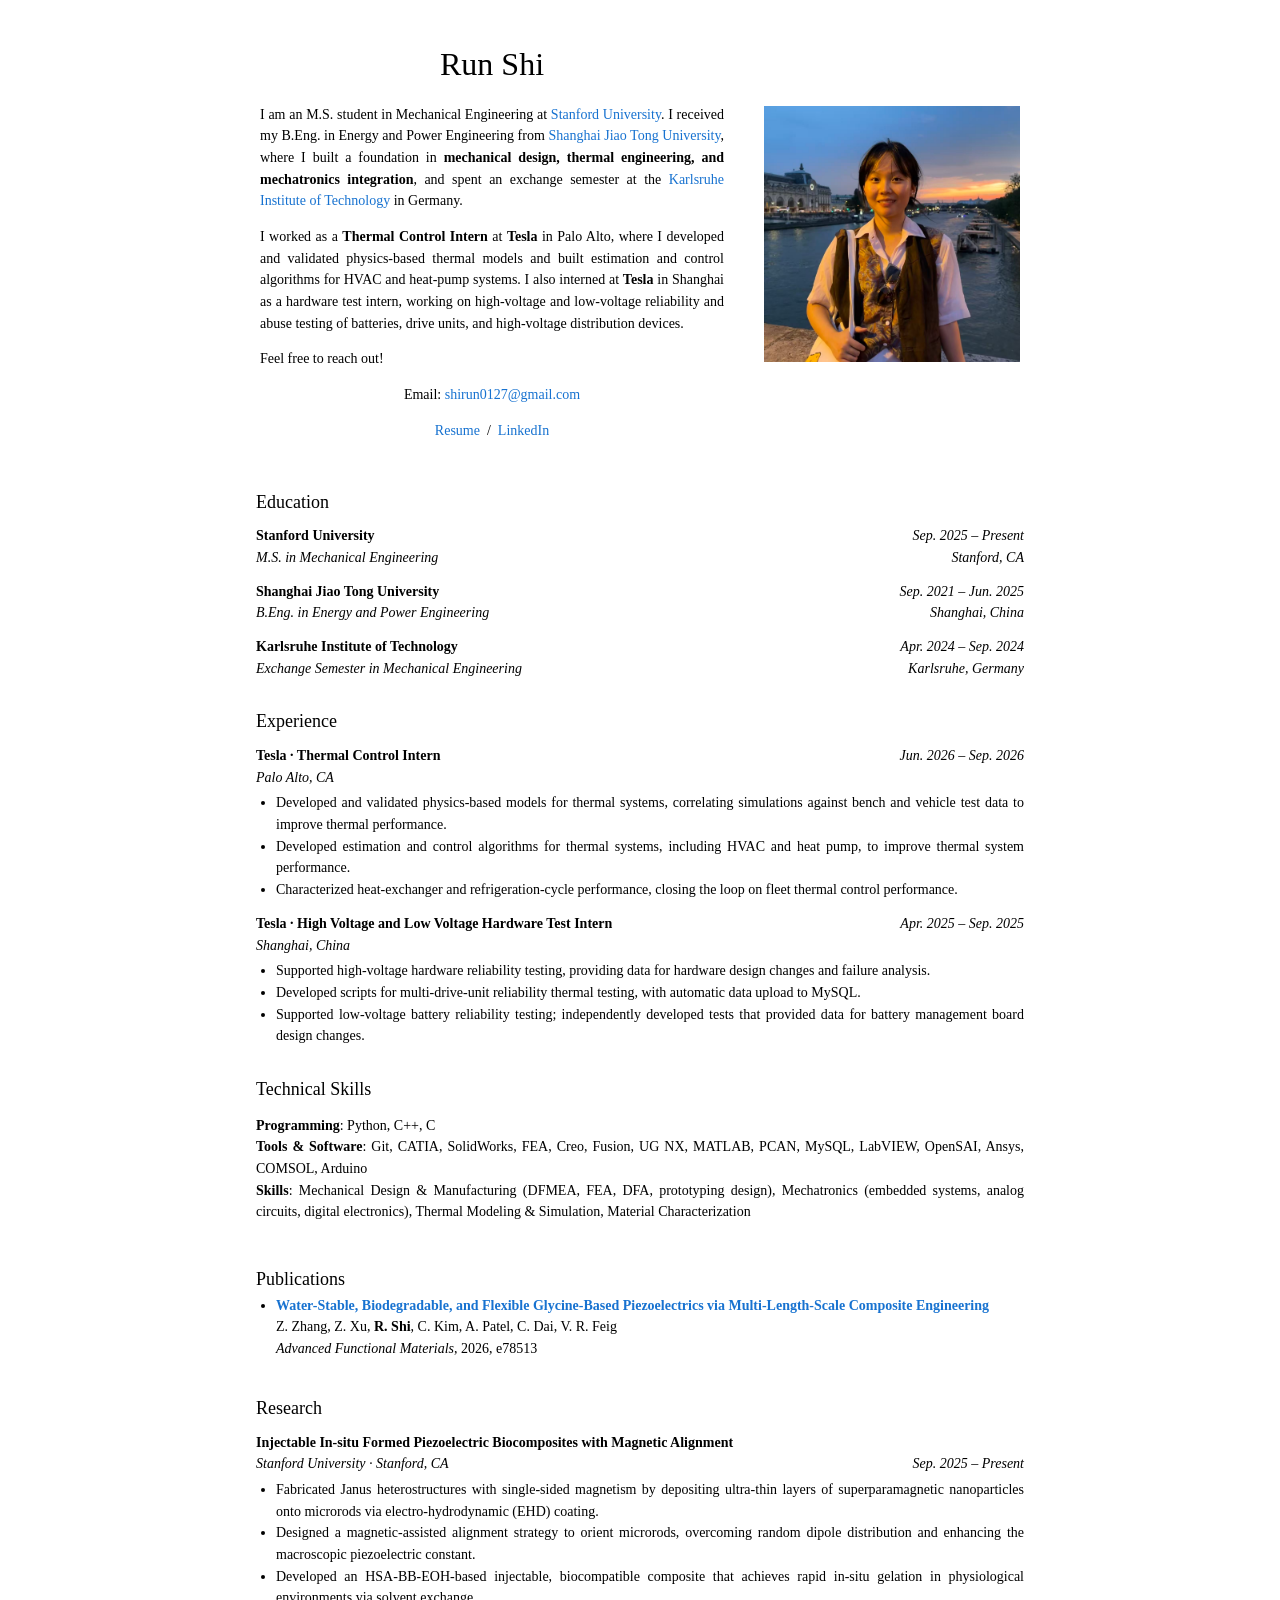
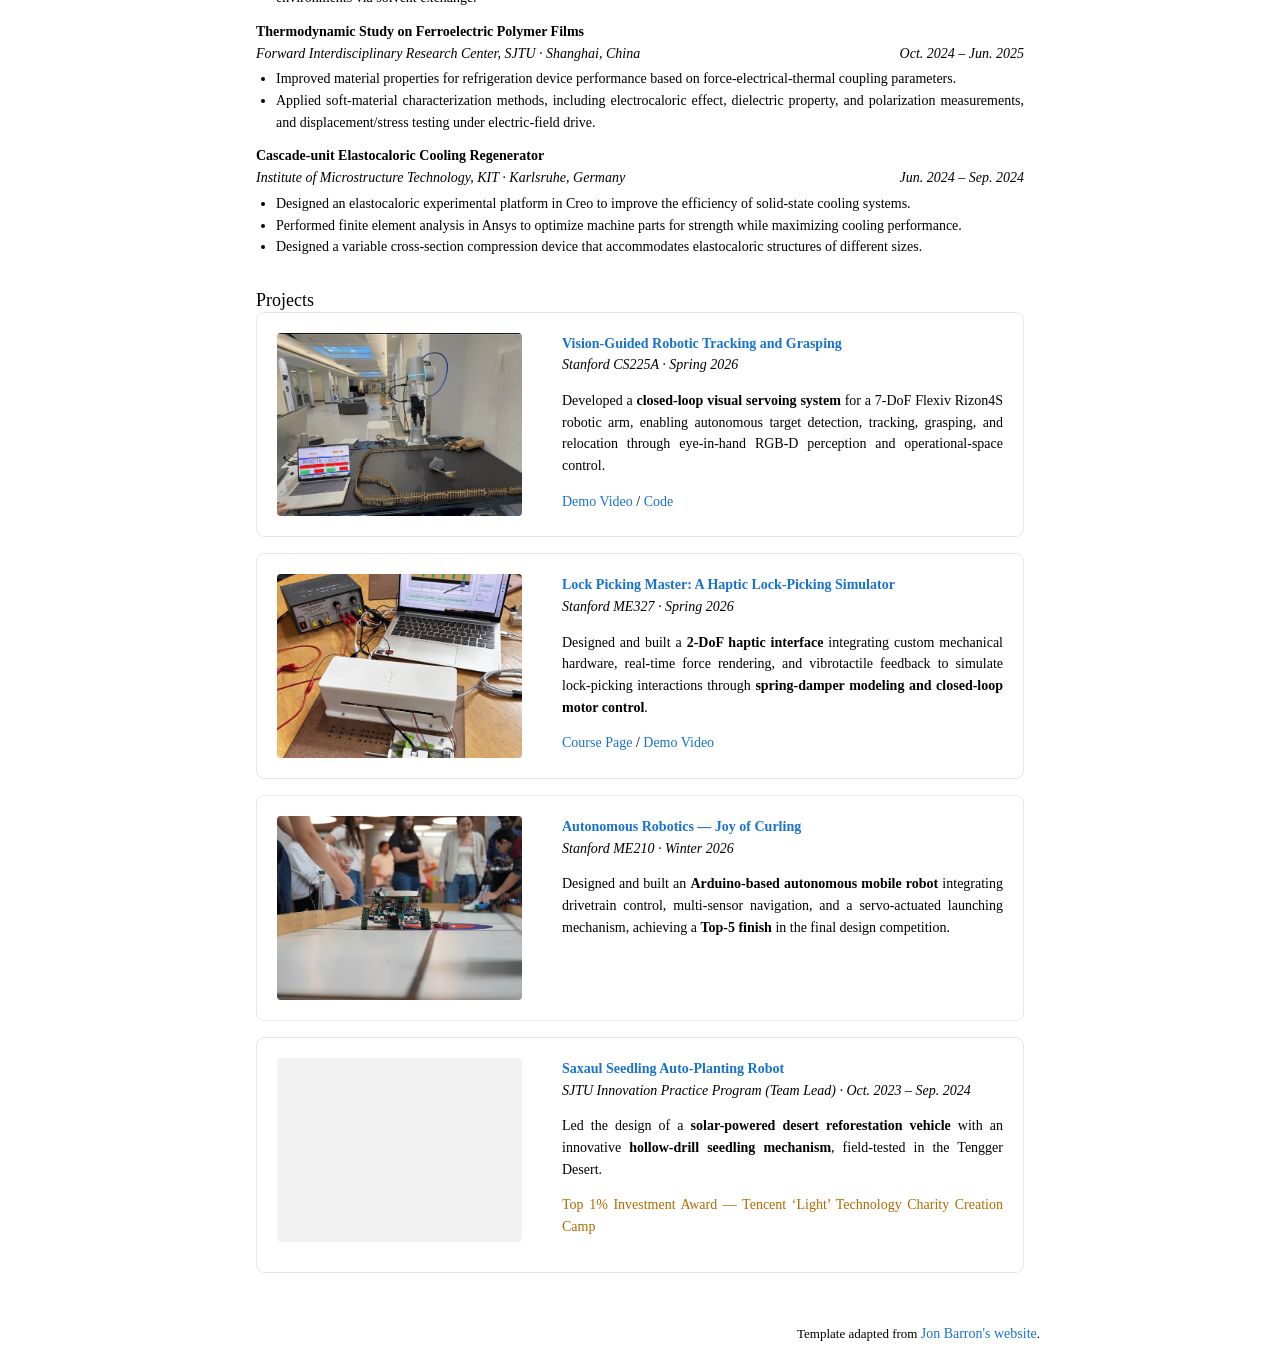
<file: index.html>
<!DOCTYPE HTML>
<html lang="en">
  <head>
    <meta http-equiv="Content-Type" content="text/html; charset=UTF-8">

    <title>Run Shi</title>

    <meta name="author" content="Run Shi">
    <meta name="viewport" content="width=device-width, initial-scale=1">
    <link rel="stylesheet" type="text/css" href="stylesheet.css">

  </head>

  <body>
    <table class="page"><tbody>
      <tr style="padding:0px">
        <td style="padding:0px">

          <!-- ============ Name + bio + photo ============ -->
          <table class="block intro"><tbody>
            <tr style="padding:0px">
              <td style="padding:2.5%;width:63%;vertical-align:middle">
                <p class="name" style="text-align: center;">
                  Run Shi
                </p>
                <p>
                  I am an M.S. student in Mechanical Engineering at
                  <a href="https://www.stanford.edu/">Stanford University</a>.
                  I received my B.Eng. in Energy and Power Engineering from
                  <a href="https://en.sjtu.edu.cn/">Shanghai Jiao Tong University</a>,
                  where I built a foundation in <strong>mechanical design, thermal engineering, and mechatronics integration</strong>,
                  and spent an exchange semester at the
                  <a href="https://www.kit.edu/english/">Karlsruhe Institute of Technology</a> in Germany.
                </p>
                <p>
                  I worked as a <strong>Thermal Control Intern</strong> at <strong>Tesla</strong> in Palo Alto, where I developed and
                  validated physics-based thermal models and built estimation and control algorithms for HVAC and heat-pump systems.
                  I also interned at <strong>Tesla</strong> in Shanghai as a hardware test intern, working on high-voltage and low-voltage
                  reliability and abuse testing of batteries, drive units, and high-voltage distribution devices.
                </p>
                <p>
                  Feel free to reach out!
                </p>
                <p style="text-align:center">
                  Email: <a href="mailto:shirun0127@gmail.com">shirun0127@gmail.com</a>
                </p>
                <p style="text-align:center">
                  <a href="data/resume.pdf">Resume</a> &nbsp;/&nbsp;
                  <a href="https://www.linkedin.com/in/run-shi-a40809333">LinkedIn</a>
                </p>
              </td>
              <td style="padding:2.5%;width:37%;max-width:37%">
                <a href="images/portrait.jpg"><img class="portrait" alt="profile photo" src="images/portrait.jpg"></a>
              </td>
            </tr>
          </tbody></table>

          <!-- ============ Education ============ -->
          <table class="block"><tbody>
            <tr>
              <td class="section">
                <h2>Education</h2>

                <div class="entry">
                  <div class="entry-row">
                    <strong>Stanford University</strong>
                    <em>Sep. 2025 &ndash; Present</em>
                  </div>
                  <div class="entry-row">
                    <em>M.S. in Mechanical Engineering</em>
                    <em>Stanford, CA</em>
                  </div>
                </div>

                <div class="entry">
                  <div class="entry-row">
                    <strong>Shanghai Jiao Tong University</strong>
                    <em>Sep. 2021 &ndash; Jun. 2025</em>
                  </div>
                  <div class="entry-row">
                    <em>B.Eng. in Energy and Power Engineering</em>
                    <em>Shanghai, China</em>
                  </div>
                </div>

                <div class="entry">
                  <div class="entry-row">
                    <strong>Karlsruhe Institute of Technology</strong>
                    <em>Apr. 2024 &ndash; Sep. 2024</em>
                  </div>
                  <div class="entry-row">
                    <em>Exchange Semester in Mechanical Engineering</em>
                    <em>Karlsruhe, Germany</em>
                  </div>
                </div>
              </td>
            </tr>
          </tbody></table>

          <!-- ============ Experience ============ -->
          <table class="block"><tbody>
            <tr>
              <td class="section">
                <h2>Experience</h2>

                <div class="entry">
                  <div class="entry-row">
                    <strong>Tesla &middot; Thermal Control Intern</strong>
                    <em>Jun. 2026 &ndash; Sep. 2026</em>
                  </div>
                  <div class="entry-row">
                    <em>Palo Alto, CA</em>
                  </div>
                  <ul>
                    <li>Developed and validated physics-based models for thermal systems, correlating simulations against bench and vehicle test data to improve thermal performance.</li>
                    <li>Developed estimation and control algorithms for thermal systems, including HVAC and heat pump, to improve thermal system performance.</li>
                    <li>Characterized heat-exchanger and refrigeration-cycle performance, closing the loop on fleet thermal control performance.</li>
                  </ul>
                </div>

                <div class="entry">
                  <div class="entry-row">
                    <strong>Tesla &middot; High Voltage and Low Voltage Hardware Test Intern</strong>
                    <em>Apr. 2025 &ndash; Sep. 2025</em>
                  </div>
                  <div class="entry-row">
                    <em>Shanghai, China</em>
                  </div>
                  <ul>
                    <li>Supported high-voltage hardware reliability testing, providing data for hardware design changes and failure analysis.</li>
                    <li>Developed scripts for multi-drive-unit reliability thermal testing, with automatic data upload to MySQL.</li>
                    <li>Supported low-voltage battery reliability testing; independently developed tests that provided data for battery management board design changes.</li>
                  </ul>
                </div>
              </td>
            </tr>
          </tbody></table>

          <!-- ============ Skills ============ -->
          <table class="block"><tbody>
            <tr>
              <td class="section">
                <h2>Technical Skills</h2>
                <p>
                  <strong>Programming</strong>: Python, C++, C
                  <br>
                  <strong>Tools &amp; Software</strong>: Git, CATIA, SolidWorks, FEA, Creo, Fusion, UG NX, MATLAB, PCAN, MySQL, LabVIEW, OpenSAI, Ansys, COMSOL, Arduino
                  <br>
                  <strong>Skills</strong>: Mechanical Design &amp; Manufacturing (DFMEA, FEA, DFA, prototyping design), Mechatronics (embedded systems, analog circuits, digital electronics), Thermal Modeling &amp; Simulation, Material Characterization
                </p>
              </td>
            </tr>
          </tbody></table>

          <!-- ============ Publications ============ -->
          <table class="block"><tbody>
            <tr>
              <td class="section">
                <h2>Publications</h2>
                <ul class="patent-list">
                  <!-- Copy one <li>...</li> per publication -->
                  <li>
                    <a href="https://doi.org/10.1002/adfm.78513"><span class="papertitle">Water-Stable, Biodegradable, and Flexible Glycine-Based Piezoelectrics via Multi-Length-Scale Composite Engineering</span></a>
                    <br>
                    Z. Zhang, Z. Xu, <strong>R. Shi</strong>, C. Kim, A. Patel, C. Dai, V. R. Feig
                    <br>
                    <em>Advanced Functional Materials</em>, 2026, e78513
                  </li>
                </ul>
              </td>
            </tr>
          </tbody></table>

          <!-- ============ Research ============ -->
          <table class="block"><tbody>
            <tr>
              <td class="section">
                <h2>Research</h2>

                <div class="entry">
                  <div class="entry-row">
                    <strong>Injectable In-situ Formed Piezoelectric Biocomposites with Magnetic Alignment</strong>
                  </div>
                  <div class="entry-row">
                    <em>Stanford University &middot; Stanford, CA</em>
                    <em>Sep. 2025 &ndash; Present</em>
                  </div>
                  <ul>
                    <li>Fabricated Janus heterostructures with single-sided magnetism by depositing ultra-thin layers of superparamagnetic nanoparticles onto microrods via electro-hydrodynamic (EHD) coating.</li>
                    <li>Designed a magnetic-assisted alignment strategy to orient microrods, overcoming random dipole distribution and enhancing the macroscopic piezoelectric constant.</li>
                    <li>Developed an HSA-BB-EOH-based injectable, biocompatible composite that achieves rapid in-situ gelation in physiological environments via solvent exchange.</li>
                  </ul>
                </div>

                <div class="entry">
                  <div class="entry-row">
                    <strong>Thermodynamic Study on Ferroelectric Polymer Films</strong>
                  </div>
                  <div class="entry-row">
                    <em>Forward Interdisciplinary Research Center, SJTU &middot; Shanghai, China</em>
                    <em>Oct. 2024 &ndash; Jun. 2025</em>
                  </div>
                  <ul>
                    <li>Improved material properties for refrigeration device performance based on force-electrical-thermal coupling parameters.</li>
                    <li>Applied soft-material characterization methods, including electrocaloric effect, dielectric property, and polarization measurements, and displacement/stress testing under electric-field drive.</li>
                  </ul>
                </div>

                <div class="entry">
                  <div class="entry-row">
                    <strong>Cascade-unit Elastocaloric Cooling Regenerator</strong>
                  </div>
                  <div class="entry-row">
                    <em>Institute of Microstructure Technology, KIT &middot; Karlsruhe, Germany</em>
                    <em>Jun. 2024 &ndash; Sep. 2024</em>
                  </div>
                  <ul>
                    <li>Designed an elastocaloric experimental platform in Creo to improve the efficiency of solid-state cooling systems.</li>
                    <li>Performed finite element analysis in Ansys to optimize machine parts for strength while maximizing cooling performance.</li>
                    <li>Designed a variable cross-section compression device that accommodates elastocaloric structures of different sizes.</li>
                  </ul>
                </div>
              </td>
            </tr>
          </tbody></table>

          <!-- ============ Projects ============ -->
          <table class="block"><tbody>
            <tr>
              <td style="padding:16px 16px 0 16px;width:100%;vertical-align:middle">
                <h2>Projects</h2>
              </td>
            </tr>
          </tbody></table>

          <!-- Copy a whole <tr>...</tr> to add a project; the entire card links to the title's href -->
          <div id="projects">
          <table class="block"><tbody>

            <tr>
              <td>
                <img src="images/projects/grasping/newfencewhole.gif" alt="Vision-Guided Robotic Tracking and Grasping">
              </td>
              <td>
                <a class="card-link" href="projects/grasping.html">
                  <span class="papertitle">Vision-Guided Robotic Tracking and Grasping</span>
                </a>
                <br>
                <em>Stanford CS225A &middot; Spring 2026</em>
                <p>
                  Developed a <strong>closed-loop visual servoing system</strong> for a 7-DoF Flexiv Rizon4S robotic arm, enabling autonomous target detection, tracking, grasping, and relocation through eye-in-hand RGB-D perception and operational-space control.
                </p>
                <p class="card-links">
                  <a href="https://www.youtube.com/watch?v=fhD53k_bAAU">Demo Video</a> / <a href="https://github.com/liuyuhan-serena/CS225A-Project">Code</a>
                </p>
              </td>
            </tr>

            <tr>
              <td>
                <img src="images/projects/lockpicking/title.jpg" alt="Lock Picking Master: A Haptic Lock-Picking Simulator">
              </td>
              <td>
                <a class="card-link" href="projects/lockpicking.html">
                  <span class="papertitle">Lock Picking Master: A Haptic Lock-Picking Simulator</span>
                </a>
                <br>
                <em>Stanford ME327 &middot; Spring 2026</em>
                <p>
                  Designed and built a <strong>2-DoF haptic interface</strong> integrating custom mechanical hardware, real-time force rendering, and vibrotactile feedback to simulate lock-picking interactions through <strong>spring-damper modeling and closed-loop motor control</strong>.
                </p>
                <p class="card-links">
                  <a href="https://charm.stanford.edu/ME327/2026-Group4">Course Page</a> / <a href="https://youtube.com/shorts/-TE6WEep_Y8">Demo Video</a>
                </p>
              </td>
            </tr>

            <tr>
              <td>
                <img src="images/projects/curling/competition.jpg" alt="Autonomous Robotics &mdash; Joy of Curling">
              </td>
              <td>
                <a class="card-link" href="projects/curling.html">
                  <span class="papertitle">Autonomous Robotics &mdash; Joy of Curling</span>
                </a>
                <br>
                <em>Stanford ME210 &middot; Winter 2026</em>
                <p>
                  Designed and built an <strong>Arduino-based autonomous mobile robot</strong> integrating drivetrain control, multi-sensor navigation, and a servo-actuated launching mechanism, achieving a <strong>Top-5 finish</strong> in the final design competition.
                </p>
              </td>
            </tr>

            <tr>
              <td>
                <video src="Project2_1.mp4" autoplay loop muted playsinline></video>
              </td>
              <td>
                <a class="card-link" href="projects/saxaul.html">
                  <span class="papertitle">Saxaul Seedling Auto-Planting Robot</span>
                </a>
                <br>
                <em>SJTU Innovation Practice Program (Team Lead) &middot; Oct. 2023 &ndash; Sep. 2024</em>
                <p>
                  Led the design of a <strong>solar-powered desert reforestation vehicle</strong> with an innovative
                  <strong>hollow-drill seedling mechanism</strong>, field-tested in the Tengger Desert.
                </p>
                <p class="award">Top 1% Investment Award &mdash; Tencent &lsquo;Light&rsquo; Technology Charity Creation Camp</p>
              </td>
            </tr>

          </tbody></table>
          </div>

          <!-- ============ Footer ============ -->
          <table class="block"><tbody>
            <tr>
              <td style="padding:0px">
                <br>
                <p style="text-align:right;font-size:small;">
                  Template adapted from <a href="https://github.com/jonbarron/jonbarron_website">Jon Barron's website</a>.
                </p>
              </td>
            </tr>
          </tbody></table>

        </td>
      </tr>
    </tbody></table>
  </body>
</html>
</file>
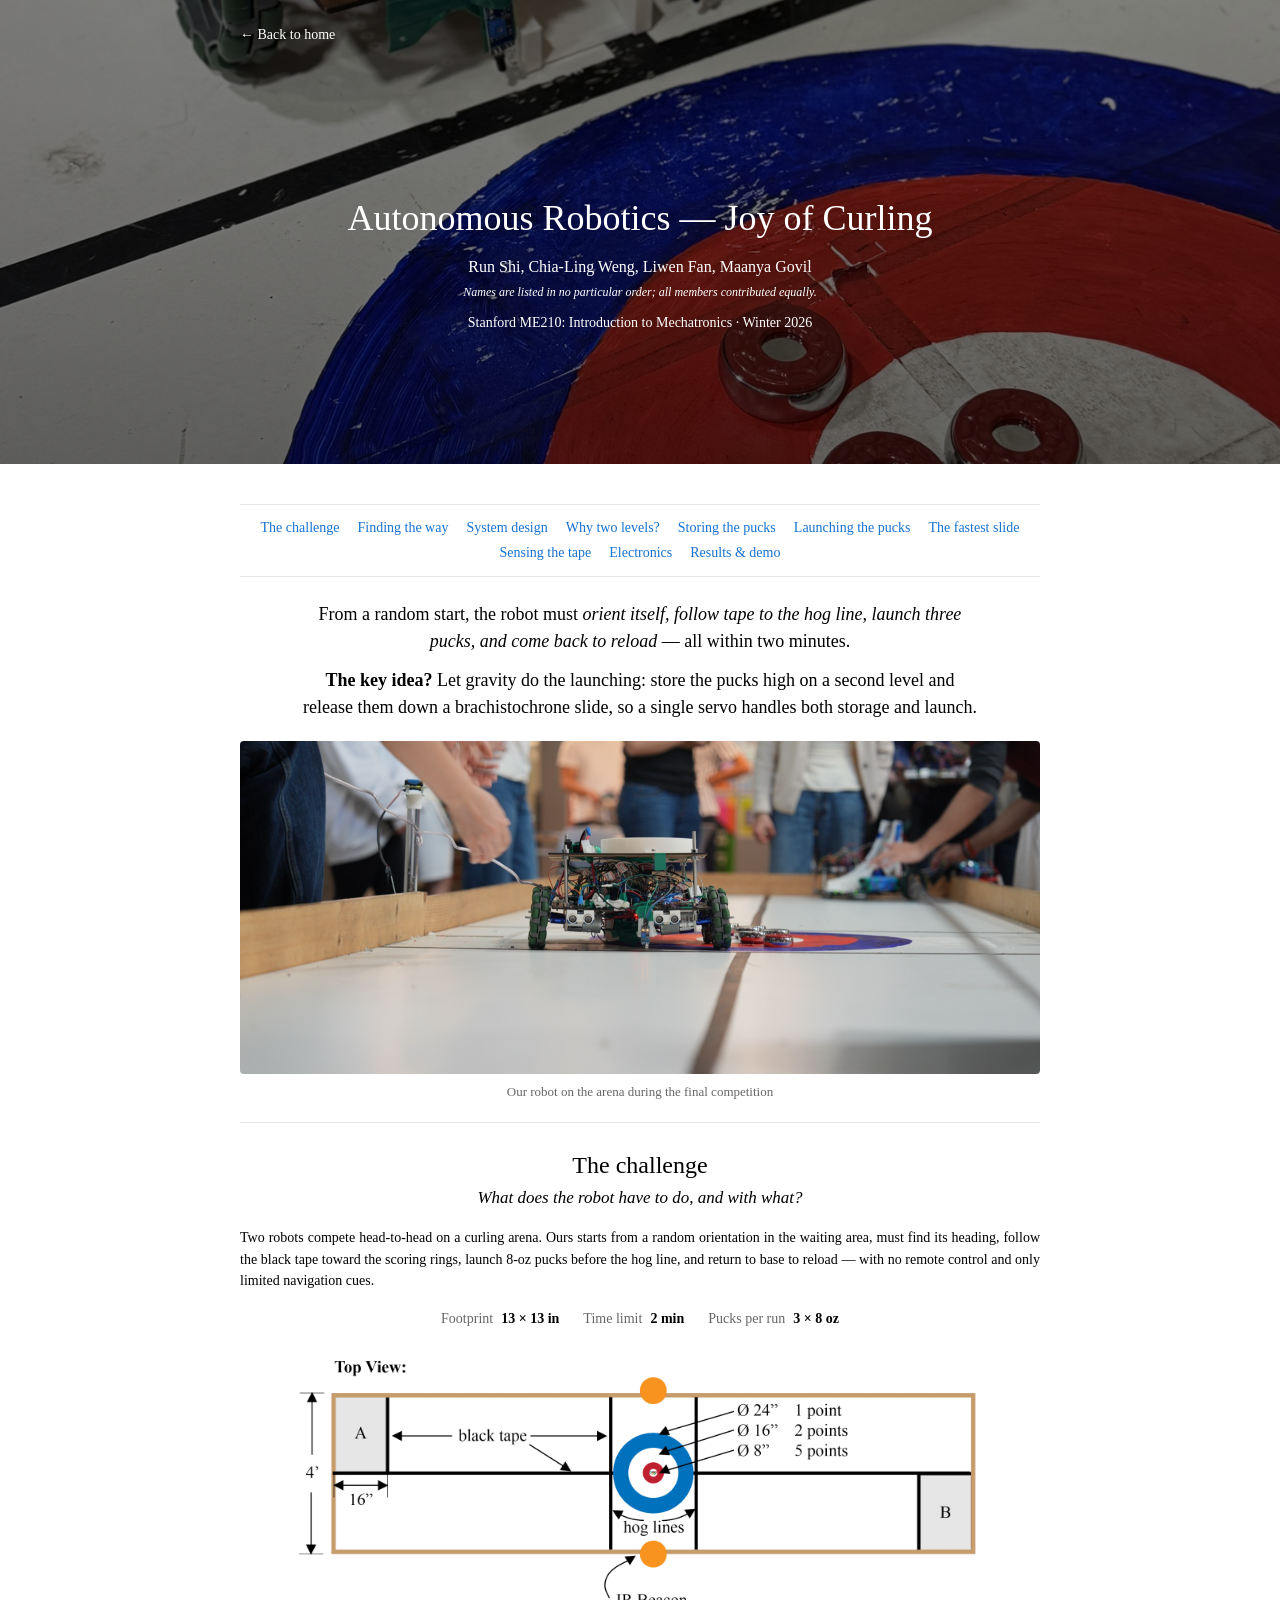
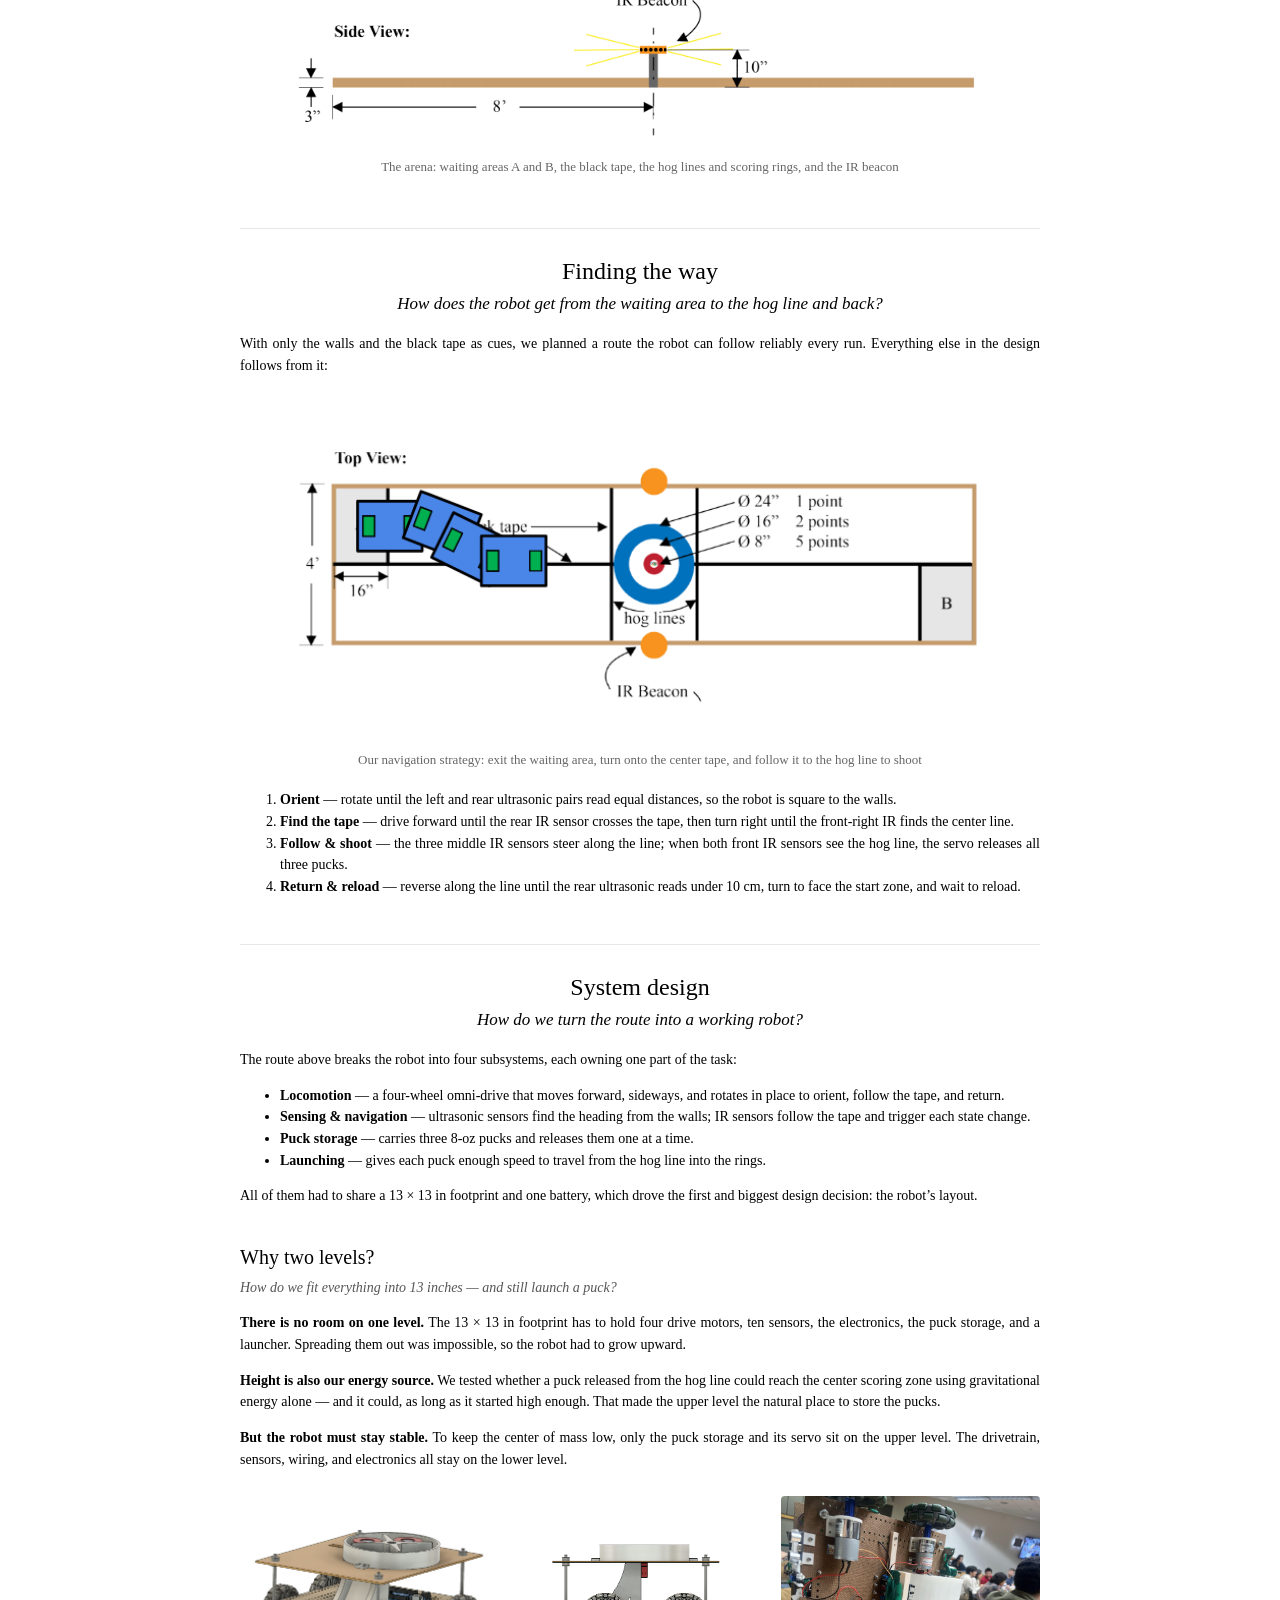
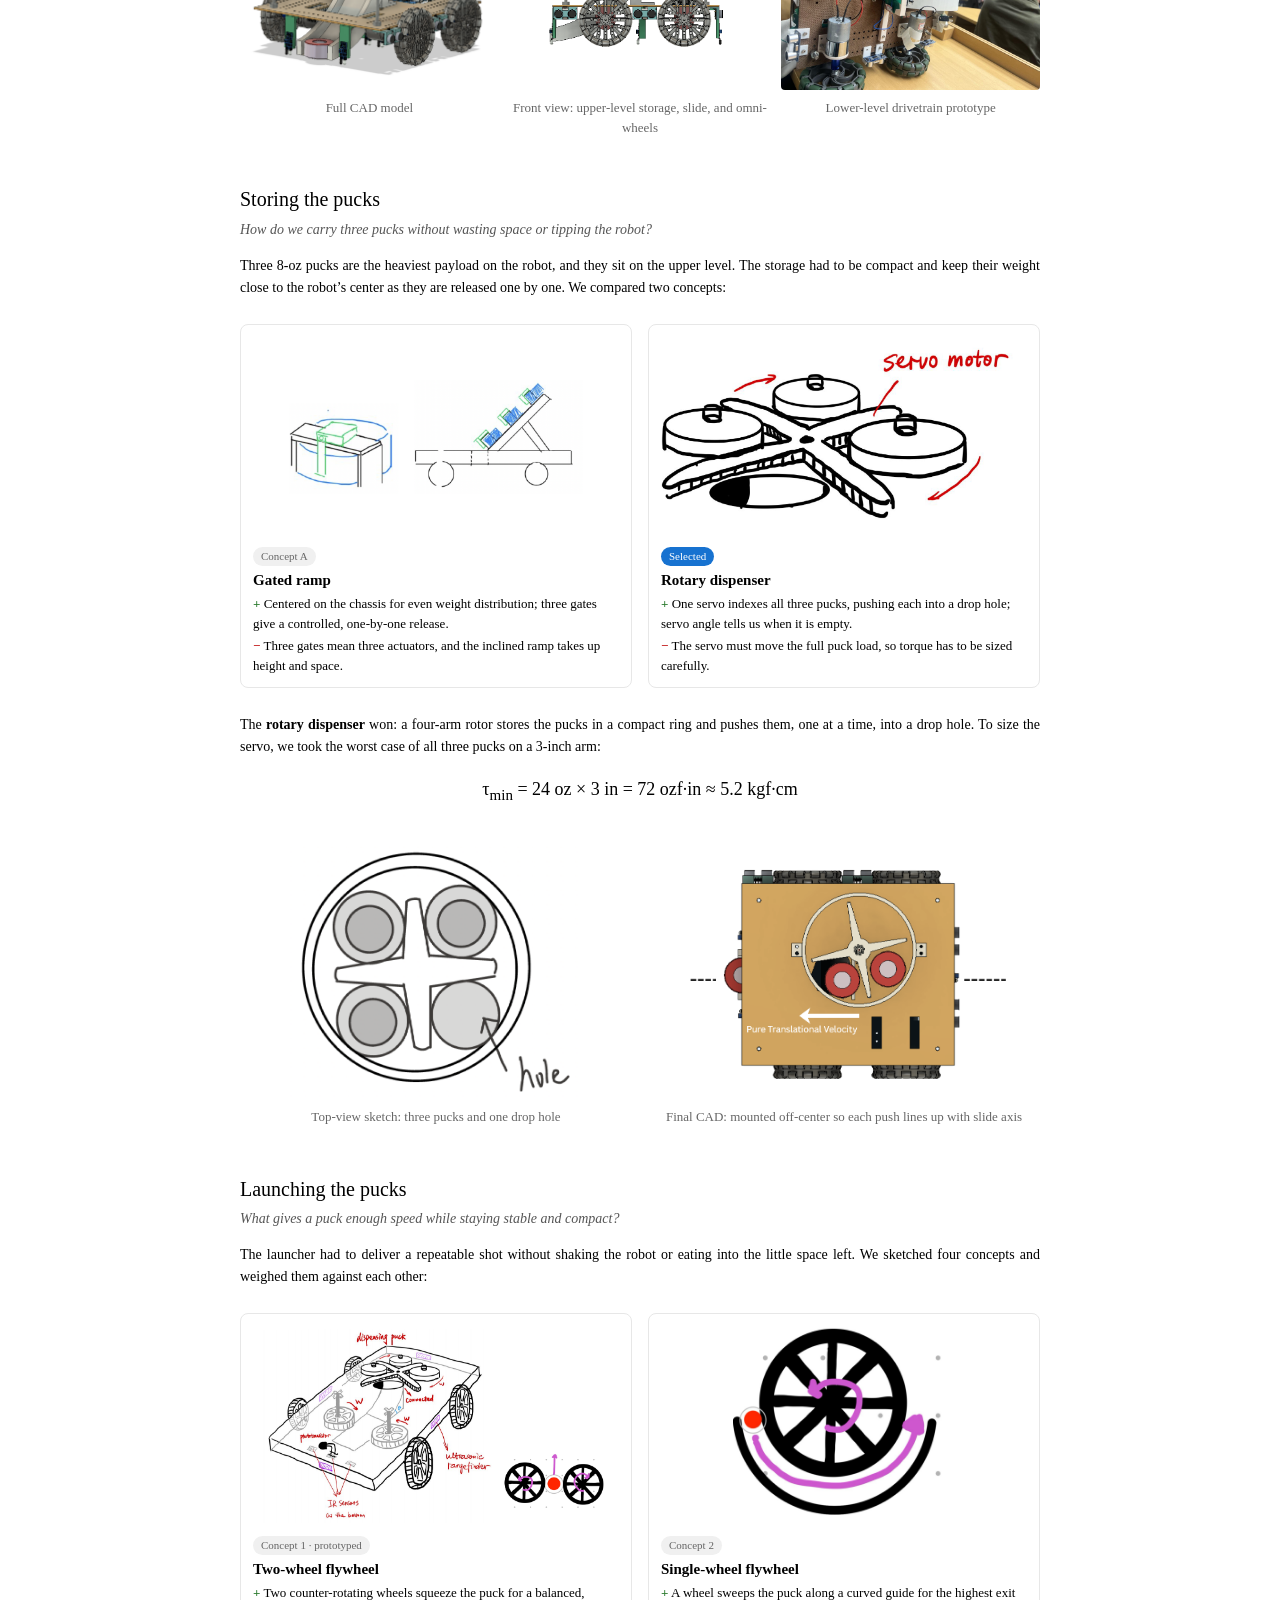
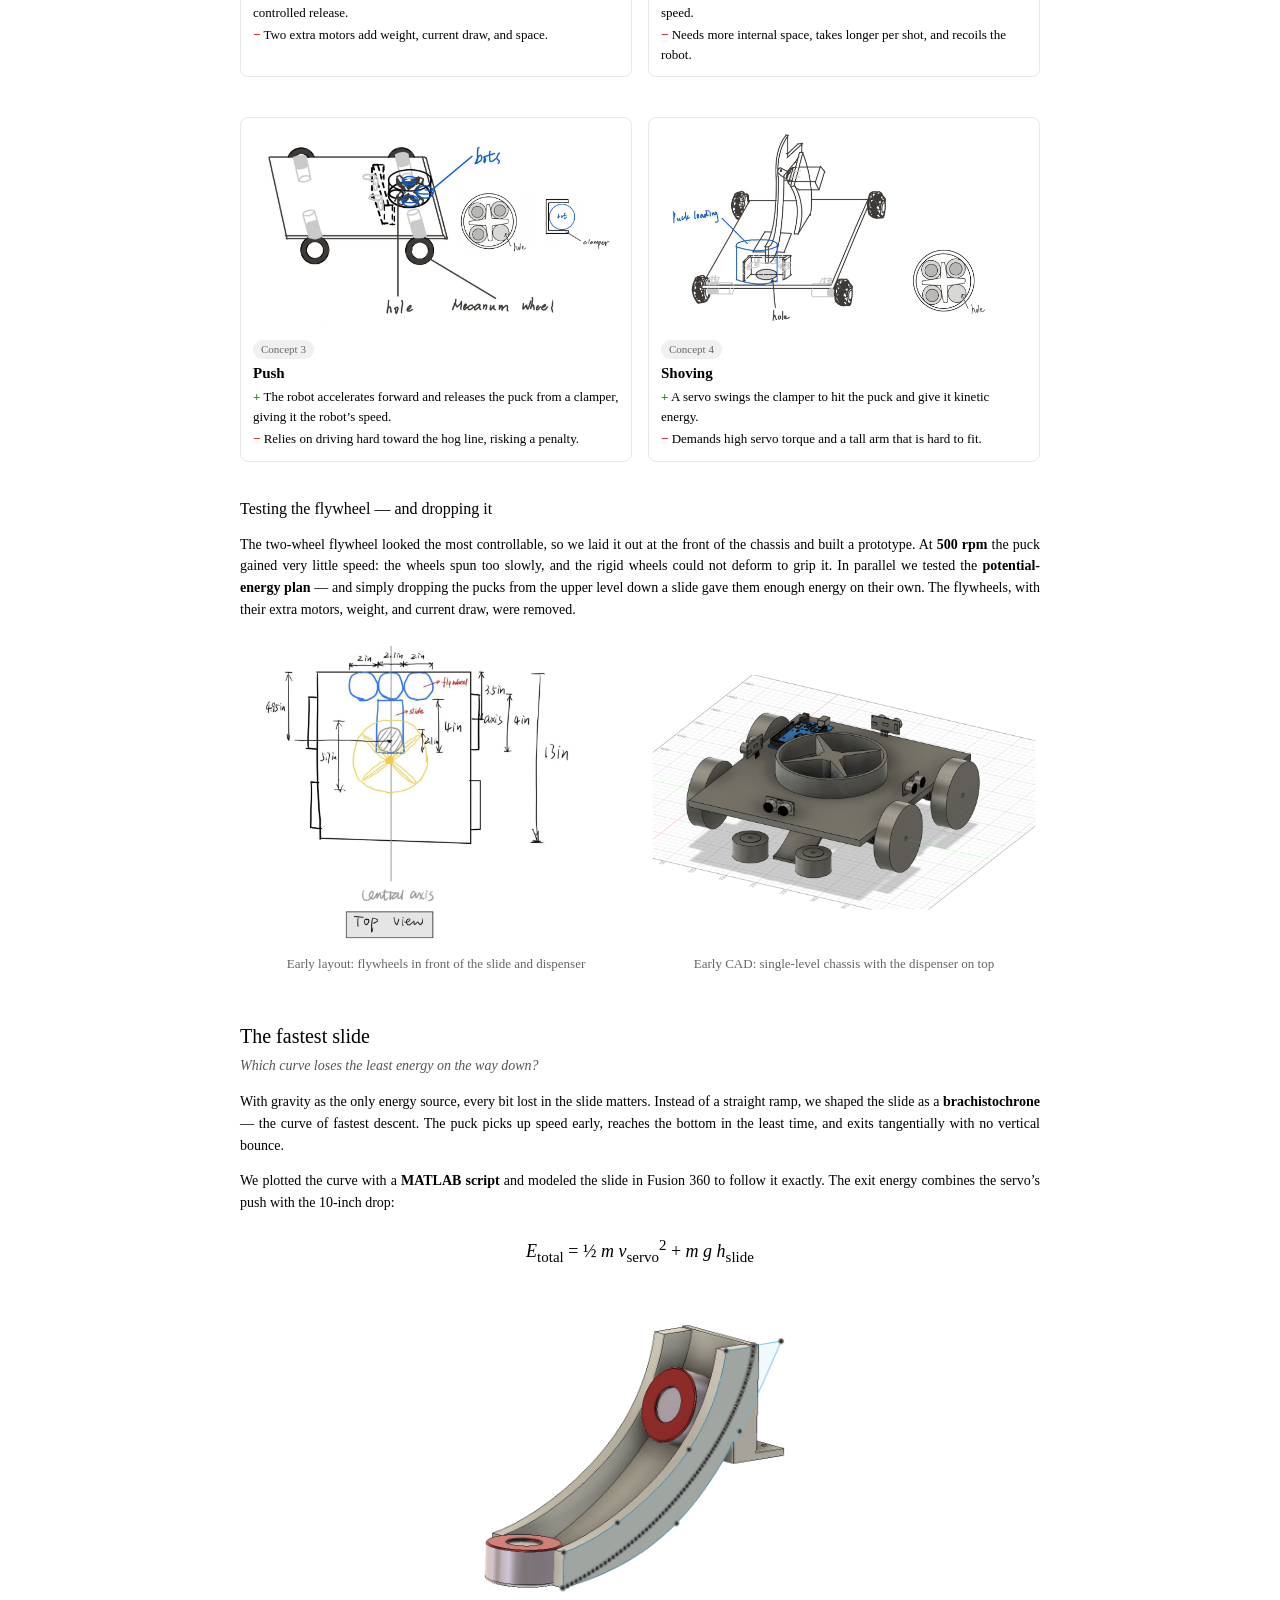
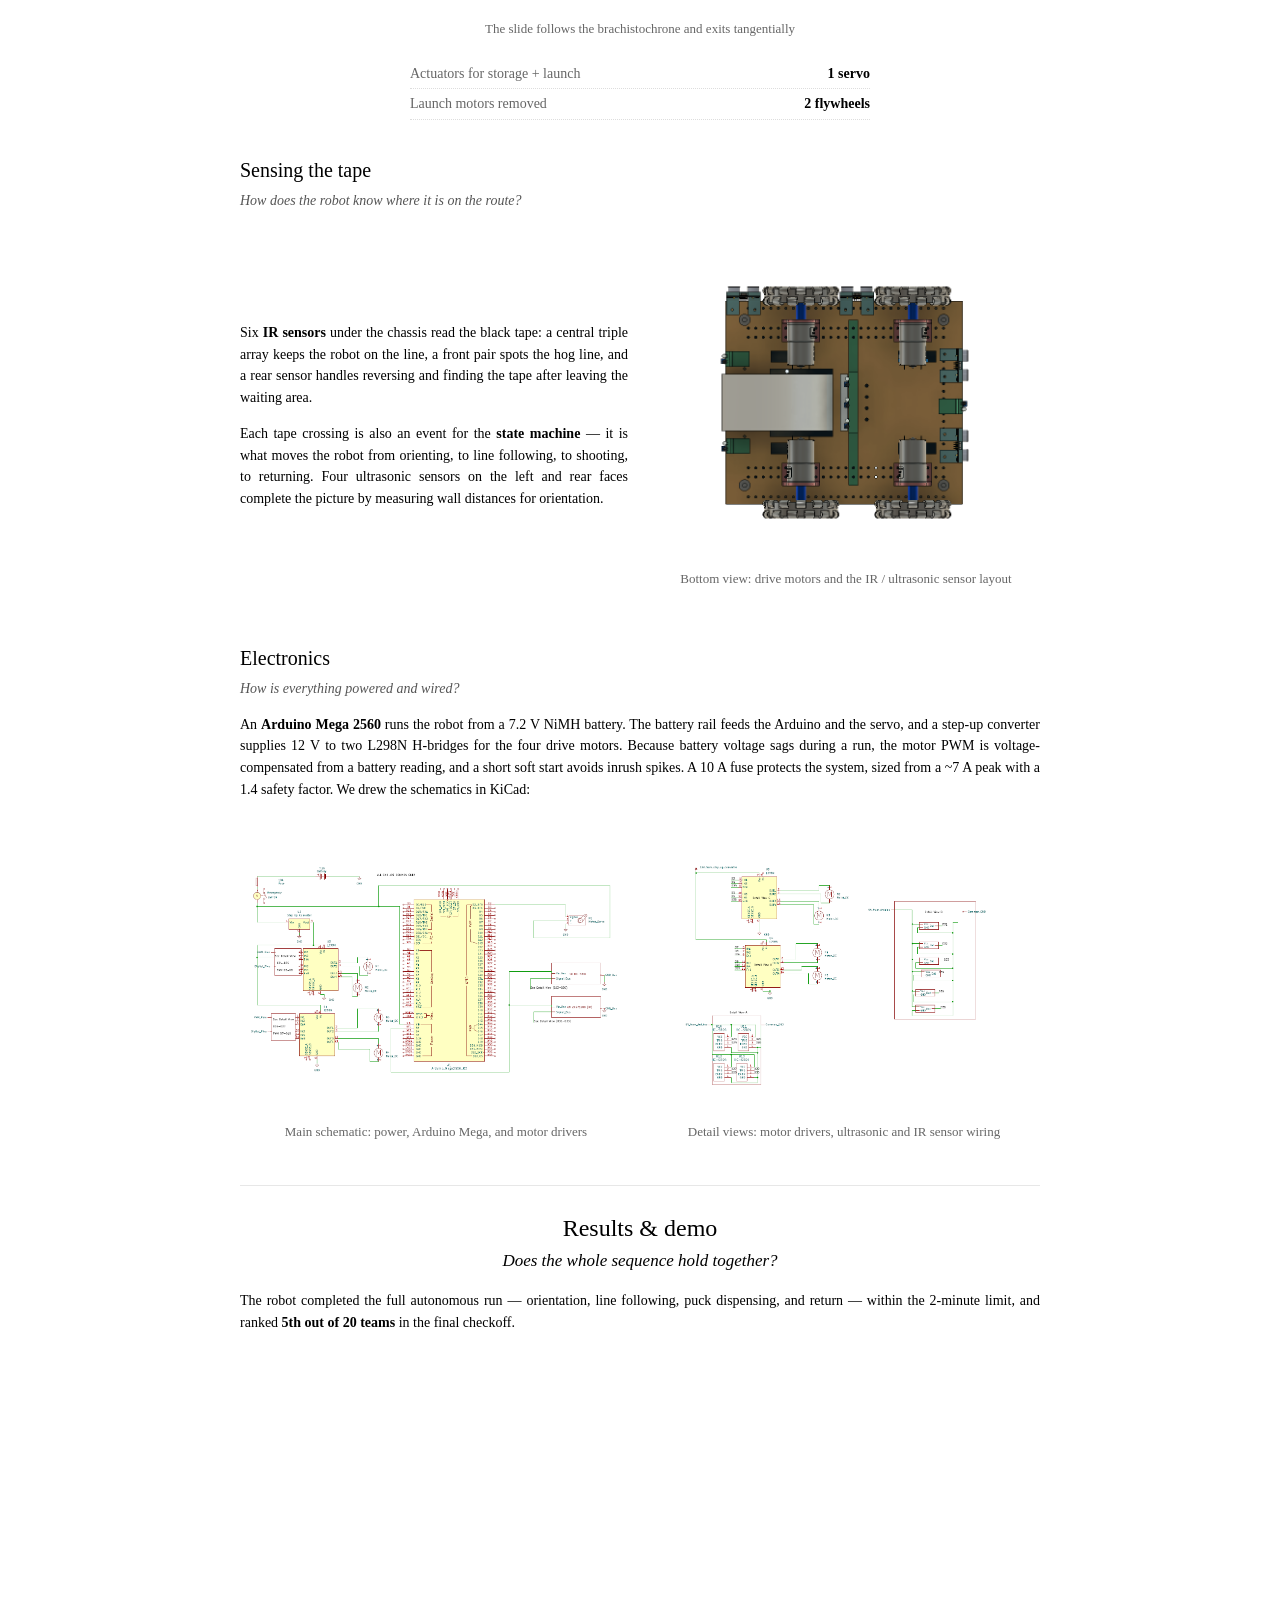
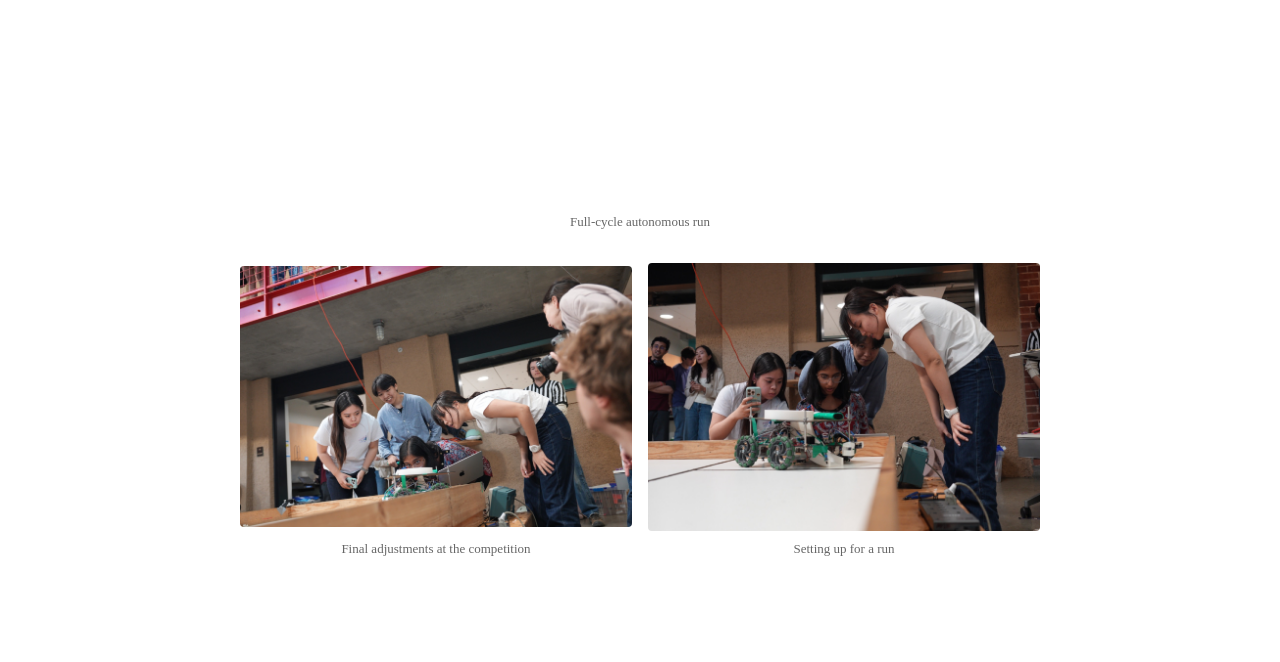
<file: projects/curling.html>
<!DOCTYPE HTML>
<html lang="en">
  <head>
    <meta http-equiv="Content-Type" content="text/html; charset=UTF-8">

    <title>Joy of Curling | Run Shi</title>

    <meta name="author" content="Run Shi">
    <meta name="viewport" content="width=device-width, initial-scale=1">
    <link rel="stylesheet" type="text/css" href="../stylesheet.css">

  </head>

  <body>
    <!-- 图片都在 images/projects/curling/，同名替换即可 -->

    <!-- ============ 标题（背景图） ============ -->
    <header class="pp-banner pp-banner-tall" style="background-image:url('../images/projects/curling/hero.jpg');background-position:center 62%">
      <div class="pp-banner-inner">
        <p class="pp-back"><a href="../index.html">&larr; Back to home</a></p>
        <h1 class="pp-title">Autonomous Robotics &mdash; Joy of Curling</h1>
        <p class="pp-authors">Run Shi, Chia-Ling Weng, Liwen Fan, Maanya Govil</p>
        <p class="pp-note">Names are listed in no particular order; all members contributed equally.</p>
        <p class="pp-affil">Stanford ME210: Introduction to Mechatronics &middot; Winter 2026</p>
      </div>
    </header>

    <div class="pp">

      <!-- ============ 目录 ============ -->
      <ul class="pp-nav">
        <li><a href="#challenge">The challenge</a></li>
        <li><a href="#strategy">Finding the way</a></li>
        <li><a href="#design">System design</a></li>
        <li><a href="#layers">Why two levels?</a></li>
        <li><a href="#storage">Storing the pucks</a></li>
        <li><a href="#launch">Launching the pucks</a></li>
        <li><a href="#slide">The fastest slide</a></li>
        <li><a href="#sensing">Sensing the tape</a></li>
        <li><a href="#electrical">Electronics</a></li>
        <li><a href="#results">Results &amp; demo</a></li>
      </ul>

      <!-- ============ 一句话总结 ============ -->
      <div class="pp-thesis">
        <p>From a random start, the robot must <em>orient itself, follow tape to the hog line, launch three pucks, and come back to reload</em> &mdash; all within two minutes.</p>
        <p><span class="pp-key">The key idea?</span> Let gravity do the launching: store the pucks high on a second level and release them down a brachistochrone slide, so a single servo handles both storage and launch.</p>
      </div>

      <figure class="pp-figure">
        <img src="../images/projects/curling/competition.jpg" alt="The robot on the arena during the final competition" style="width:100%;max-height:none;aspect-ratio:2.4 / 1;object-fit:cover;object-position:center 60%">
        <figcaption>Our robot on the arena during the final competition</figcaption>
      </figure>

      <hr class="pp-sep">

      <!-- ============ 1. Strategy ============ -->
      <section id="challenge" class="pp-section">
        <h2 class="pp-section-title">The challenge</h2>
        <p class="pp-question">What does the robot have to do, and with what?</p>
        <p>
          Two robots compete head-to-head on a curling arena. Ours starts from a random orientation in the waiting area,
          must find its heading, follow the black tape toward the scoring rings, launch 8-oz pucks before the hog line,
          and return to base to reload &mdash; with no remote control and only limited navigation cues.
        </p>
        <div class="pp-result-row">
          <span class="pp-item"><span class="pp-k">Footprint</span><span class="pp-v">13 &times; 13 in</span></span>
          <span class="pp-item"><span class="pp-k">Time limit</span><span class="pp-v">2 min</span></span>
          <span class="pp-item"><span class="pp-k">Pucks per run</span><span class="pp-v">3 &times; 8 oz</span></span>
        </div>
        <figure class="pp-figure">
          <img src="../images/projects/curling/arena.png" alt="Arena top and side views with dimensions" style="width:100%;max-height:none">
          <figcaption>The arena: waiting areas A and B, the black tape, the hog lines and scoring rings, and the IR beacon</figcaption>
        </figure>
      </section>

      <hr class="pp-sep">

      <section id="strategy" class="pp-section">
        <h2 class="pp-section-title">Finding the way</h2>
        <p class="pp-question">How does the robot get from the waiting area to the hog line and back?</p>
        <p>
          With only the walls and the black tape as cues, we planned a route the robot can follow reliably every run.
          Everything else in the design follows from it:
        </p>
        <figure class="pp-figure">
          <img src="../images/projects/curling/navigation.png" alt="Arena top view showing our navigation route" style="width:100%;max-height:none">
          <figcaption>Our navigation strategy: exit the waiting area, turn onto the center tape, and follow it to the hog line to shoot</figcaption>
        </figure>
        <ol>
          <li><strong>Orient</strong> &mdash; rotate until the left and rear ultrasonic pairs read equal distances, so the robot is square to the walls.</li>
          <li><strong>Find the tape</strong> &mdash; drive forward until the rear IR sensor crosses the tape, then turn right until the front-right IR finds the center line.</li>
          <li><strong>Follow &amp; shoot</strong> &mdash; the three middle IR sensors steer along the line; when both front IR sensors see the hog line, the servo releases all three pucks.</li>
          <li><strong>Return &amp; reload</strong> &mdash; reverse along the line until the rear ultrasonic reads under 10&nbsp;cm, turn to face the start zone, and wait to reload.</li>
        </ol>
      </section>

      <hr class="pp-sep">

      <!-- ============ 2. System design ============ -->
      <section id="design" class="pp-section">
        <h2 class="pp-section-title">System design</h2>
        <p class="pp-question">How do we turn the route into a working robot?</p>
        <p>
          The route above breaks the robot into four subsystems, each owning one part of the task:
        </p>
        <ul>
          <li><strong>Locomotion</strong> &mdash; a four-wheel omni-drive that moves forward, sideways, and rotates in place to orient, follow the tape, and return.</li>
          <li><strong>Sensing &amp; navigation</strong> &mdash; ultrasonic sensors find the heading from the walls; IR sensors follow the tape and trigger each state change.</li>
          <li><strong>Puck storage</strong> &mdash; carries three 8-oz pucks and releases them one at a time.</li>
          <li><strong>Launching</strong> &mdash; gives each puck enough speed to travel from the hog line into the rings.</li>
        </ul>
        <p>
          All of them had to share a 13&nbsp;&times;&nbsp;13&nbsp;in footprint and one battery, which drove the first and
          biggest design decision: the robot&rsquo;s layout.
        </p>

        <!-- ---- Two levels---- -->
        <h3 class="pp-subtitle" id="layers">Why two levels?</h3>
        <p class="pp-subquestion">How do we fit everything into 13 inches &mdash; and still launch a puck?</p>
        <p>
          <strong>There is no room on one level.</strong> The 13&nbsp;&times;&nbsp;13&nbsp;in footprint has to hold four
          drive motors, ten sensors, the electronics, the puck storage, and a launcher. Spreading them out was impossible,
          so the robot had to grow upward.
        </p>
        <p>
          <strong>Height is also our energy source.</strong> We tested whether a puck released from the hog line could
          reach the center scoring zone using gravitational energy alone &mdash; and it could, as long as it started high
          enough. That made the upper level the natural place to store the pucks.
        </p>
        <p>
          <strong>But the robot must stay stable.</strong> To keep the center of mass low, only the puck storage and its
          servo sit on the upper level. The drivetrain, sensors, wiring, and electronics all stay on the lower level.
        </p>
        <div class="pp-grid-3">
          <figure class="pp-figure">
            <img src="../images/projects/curling/cad-model.png" alt="Full CAD model" loading="lazy">
            <figcaption>Full CAD model</figcaption>
          </figure>
          <figure class="pp-figure">
            <img src="../images/projects/curling/cad-front.png" alt="Front view" loading="lazy">
            <figcaption>Front view: upper-level storage, slide, and omni-wheels</figcaption>
          </figure>
          <figure class="pp-figure">
            <img src="../images/projects/curling/drivetrain-build.jpg" alt="Drivetrain prototype" loading="lazy">
            <figcaption>Lower-level drivetrain prototype</figcaption>
          </figure>
        </div>

        <!-- ---- Storage---- -->
        <h3 class="pp-subtitle" id="storage">Storing the pucks</h3>
        <p class="pp-subquestion">How do we carry three pucks without wasting space or tipping the robot?</p>
        <p>
          Three 8-oz pucks are the heaviest payload on the robot, and they sit on the upper level. The storage had to be
          compact and keep their weight close to the robot&rsquo;s center as they are released one by one. We compared two
          concepts:
        </p>
        <div class="pp-grid">
          <figure class="pp-concept">
            <img class="pp-concept-sm" src="../images/projects/curling/concept-slide-storage.png" alt="Gated ramp sketch" loading="lazy">
            <figcaption>
              <span class="pp-tag">Concept A</span>
              <strong>Gated ramp</strong>
              <span class="pp-pc"><span class="pp-pro">+</span> Centered on the chassis for even weight distribution; three gates give a controlled, one-by-one release.</span>
              <span class="pp-pc"><span class="pp-con">&minus;</span> Three gates mean three actuators, and the inclined ramp takes up height and space.</span>
            </figcaption>
          </figure>
          <figure class="pp-concept">
            <img src="../images/projects/curling/concept-rotary-dispenser.png" alt="Rotary dispenser sketch" loading="lazy">
            <figcaption>
              <span class="pp-tag pp-tag-kept">Selected</span>
              <strong>Rotary dispenser</strong>
              <span class="pp-pc"><span class="pp-pro">+</span> One servo indexes all three pucks, pushing each into a drop hole; servo angle tells us when it is empty.</span>
              <span class="pp-pc"><span class="pp-con">&minus;</span> The servo must move the full puck load, so torque has to be sized carefully.</span>
            </figcaption>
          </figure>
        </div>
        <p>
          The <strong>rotary dispenser</strong> won: a four-arm rotor stores the pucks in a compact ring and pushes them,
          one at a time, into a drop hole. To size the servo, we took the worst case of all three pucks on a 3-inch arm:
        </p>
        <p class="pp-equation">&tau;<sub>min</sub> = 24&nbsp;oz &times; 3&nbsp;in = 72&nbsp;ozf&middot;in &asymp; 5.2&nbsp;kgf&middot;cm</p>
        <div class="pp-grid">
          <figure class="pp-figure">
            <img src="../images/projects/curling/dispenser-sketch.png" alt="Dispenser top-view sketch" loading="lazy" style="max-height:260px">
            <figcaption>Top-view sketch: three pucks and one drop hole</figcaption>
          </figure>
          <figure class="pp-figure">
            <img src="../images/projects/curling/dispenser.png" alt="Final rotating dispenser in CAD" loading="lazy" style="max-height:260px">
            <figcaption>Final CAD: mounted off-center so each push lines up with slide axis</figcaption>
          </figure>
        </div>

        <!-- ---- Launch---- -->
        <h3 class="pp-subtitle" id="launch">Launching the pucks</h3>
        <p class="pp-subquestion">What gives a puck enough speed while staying stable and compact?</p>
        <p>
          The launcher had to deliver a repeatable shot without shaking the robot or eating into the little space left.
          We sketched four concepts and weighed them against each other:
        </p>
        <div class="pp-grid">
          <figure class="pp-concept">
            <img src="../images/projects/curling/concept-flywheel-2.png" alt="Two-wheel flywheel sketch" loading="lazy">
            <figcaption>
              <span class="pp-tag">Concept 1 &middot; prototyped</span>
              <strong>Two-wheel flywheel</strong>
              <span class="pp-pc"><span class="pp-pro">+</span> Two counter-rotating wheels squeeze the puck for a balanced, controlled release.</span>
              <span class="pp-pc"><span class="pp-con">&minus;</span> Two extra motors add weight, current draw, and space.</span>
            </figcaption>
          </figure>
          <figure class="pp-concept">
            <img src="../images/projects/curling/concept-flywheel-1.png" alt="Single-wheel flywheel sketch" loading="lazy">
            <figcaption>
              <span class="pp-tag">Concept 2</span>
              <strong>Single-wheel flywheel</strong>
              <span class="pp-pc"><span class="pp-pro">+</span> A wheel sweeps the puck along a curved guide for the highest exit speed.</span>
              <span class="pp-pc"><span class="pp-con">&minus;</span> Needs more internal space, takes longer per shot, and recoils the robot.</span>
            </figcaption>
          </figure>
          <figure class="pp-concept">
            <img src="../images/projects/curling/concept-push.png" alt="Push sketch" loading="lazy">
            <figcaption>
              <span class="pp-tag">Concept 3</span>
              <strong>Push</strong>
              <span class="pp-pc"><span class="pp-pro">+</span> The robot accelerates forward and releases the puck from a clamper, giving it the robot&rsquo;s speed.</span>
              <span class="pp-pc"><span class="pp-con">&minus;</span> Relies on driving hard toward the hog line, risking a penalty.</span>
            </figcaption>
          </figure>
          <figure class="pp-concept">
            <img src="../images/projects/curling/concept-shove.png" alt="Shoving sketch" loading="lazy">
            <figcaption>
              <span class="pp-tag">Concept 4</span>
              <strong>Shoving</strong>
              <span class="pp-pc"><span class="pp-pro">+</span> A servo swings the clamper to hit the puck and give it kinetic energy.</span>
              <span class="pp-pc"><span class="pp-con">&minus;</span> Demands high servo torque and a tall arm that is hard to fit.</span>
            </figcaption>
          </figure>
        </div>
        <h4 class="pp-subsubtitle">Testing the flywheel &mdash; and dropping it</h4>
        <p>
          The two-wheel flywheel looked the most controllable, so we laid it out at the front of the chassis and built a
          prototype. At <strong>500&nbsp;rpm</strong> the puck gained very little speed: the wheels spun too slowly, and the
          rigid wheels could not deform to grip it. In parallel we tested the <strong>potential-energy plan</strong> &mdash;
          and simply dropping the pucks from the upper level down a slide gave them enough energy on their own. The
          flywheels, with their extra motors, weight, and current draw, were removed.
        </p>
        <div class="pp-grid">
          <figure class="pp-figure">
            <img src="../images/projects/curling/concept-layout-flywheel.png" alt="Top-view layout with flywheels" loading="lazy" style="max-height:300px">
            <figcaption>Early layout: flywheels in front of the slide and dispenser</figcaption>
          </figure>
          <figure class="pp-figure">
            <img src="../images/projects/curling/cad-early.png" alt="Early CAD model" loading="lazy" style="max-height:300px">
            <figcaption>Early CAD: single-level chassis with the dispenser on top</figcaption>
          </figure>
        </div>

        <!-- ---- Slide---- -->
        <h3 class="pp-subtitle" id="slide">The fastest slide</h3>
        <p class="pp-subquestion">Which curve loses the least energy on the way down?</p>
        <p>
          With gravity as the only energy source, every bit lost in the slide matters. Instead of a straight ramp, we
          shaped the slide as a <strong>brachistochrone</strong> &mdash; the curve of fastest descent. The puck picks up
          speed early, reaches the bottom in the least time, and exits tangentially with no vertical bounce.
        </p>
        <p>
          We plotted the curve with a <strong>MATLAB script</strong> and modeled the slide in Fusion 360 to follow it
          exactly. The exit energy combines the servo&rsquo;s push with the 10-inch drop:
        </p>
        <p class="pp-equation"><em>E</em><sub>total</sub> = &frac12; <em>m v</em><sub>servo</sub><sup>2</sup> + <em>m g h</em><sub>slide</sub></p>
        <!-- 有 MATLAB 曲线图后可加在这里，和 slide.png 放成一行 -->
        <figure class="pp-figure">
          <img src="../images/projects/curling/slide.png" alt="Brachistochrone slide" loading="lazy" style="max-height:320px">
          <figcaption>The slide follows the brachistochrone and exits tangentially</figcaption>
        </figure>
        <ul class="pp-result-list">
          <li><span class="pp-k">Actuators for storage + launch</span><span class="pp-v">1 servo</span></li>
          <li><span class="pp-k">Launch motors removed</span><span class="pp-v">2 flywheels</span></li>
        </ul>

        <!-- ---- Sensing---- -->
        <h3 class="pp-subtitle" id="sensing">Sensing the tape</h3>
        <p class="pp-subquestion">How does the robot know where it is on the route?</p>
        <div class="pp-split">
          <div>
            <p>
              Six <strong>IR sensors</strong> under the chassis read the black tape: a central triple array keeps the
              robot on the line, a front pair spots the hog line, and a rear sensor handles reversing and finding the tape
              after leaving the waiting area.
            </p>
            <p>
              Each tape crossing is also an event for the <strong>state machine</strong> &mdash; it is what moves the robot
              from orienting, to line following, to shooting, to returning. Four ultrasonic sensors on the left and rear
              faces complete the picture by measuring wall distances for orientation.
            </p>
          </div>
          <figure class="pp-figure">
            <img src="../images/projects/curling/cad-bottom.png" alt="Bottom view with motors and sensors" loading="lazy">
            <figcaption>Bottom view: drive motors and the IR / ultrasonic sensor layout</figcaption>
          </figure>
        </div>

        <!-- ---- Electrical---- -->
        <h3 class="pp-subtitle" id="electrical">Electronics</h3>
        <p class="pp-subquestion">How is everything powered and wired?</p>
        <p>
          An <strong>Arduino Mega 2560</strong> runs the robot from a 7.2&nbsp;V NiMH battery. The battery rail feeds the
          Arduino and the servo, and a step-up converter supplies 12&nbsp;V to two L298N H-bridges for the four drive
          motors. Because battery voltage sags during a run, the motor PWM is voltage-compensated from a battery reading,
          and a short soft start avoids inrush spikes. A 10&nbsp;A fuse protects the system, sized from a ~7&nbsp;A peak
          with a 1.4 safety factor. We drew the schematics in KiCad:
        </p>
        <div class="pp-grid">
          <figure class="pp-figure">
            <img src="../images/projects/curling/schematic-1.png" alt="Main schematic" loading="lazy">
            <figcaption>Main schematic: power, Arduino Mega, and motor drivers</figcaption>
          </figure>
          <figure class="pp-figure">
            <img src="../images/projects/curling/schematic-2.png" alt="Detail schematics" loading="lazy">
            <figcaption>Detail views: motor drivers, ultrasonic and IR sensor wiring</figcaption>
          </figure>
        </div>

      </section>

      <hr class="pp-sep">

      <!-- ============ 8. Results ============ -->
      <section id="results" class="pp-section">
        <h2 class="pp-section-title">Results &amp; demo</h2>
        <p class="pp-question">Does the whole sequence hold together?</p>
        <p>
          The robot completed the full autonomous run &mdash; orientation, line following, puck dispensing, and return
          &mdash; within the 2-minute limit, and ranked <strong>5th out of 20 teams</strong> in the final checkoff.
        </p>
        <figure class="pp-figure">
          <div class="pp-video-wide">
            <iframe src="https://drive.google.com/file/d/1mtI6GAG2PKxT_TYHK5NpO9vO_ZwVnhq-/preview" title="Full-cycle demo" allow="autoplay" allowfullscreen loading="lazy"></iframe>
          </div>
          <figcaption>Full-cycle autonomous run</figcaption>
        </figure>
        <div class="pp-grid">
          <figure class="pp-figure">
            <img src="../images/projects/curling/team-1.jpg" alt="Team at the competition" loading="lazy">
            <figcaption>Final adjustments at the competition</figcaption>
          </figure>
          <figure class="pp-figure">
            <img src="../images/projects/curling/team-2.jpg" alt="Setting up for a run" loading="lazy">
            <figcaption>Setting up for a run</figcaption>
          </figure>
        </div>
      </section>

    </div>
  </body>
</html>
</file>
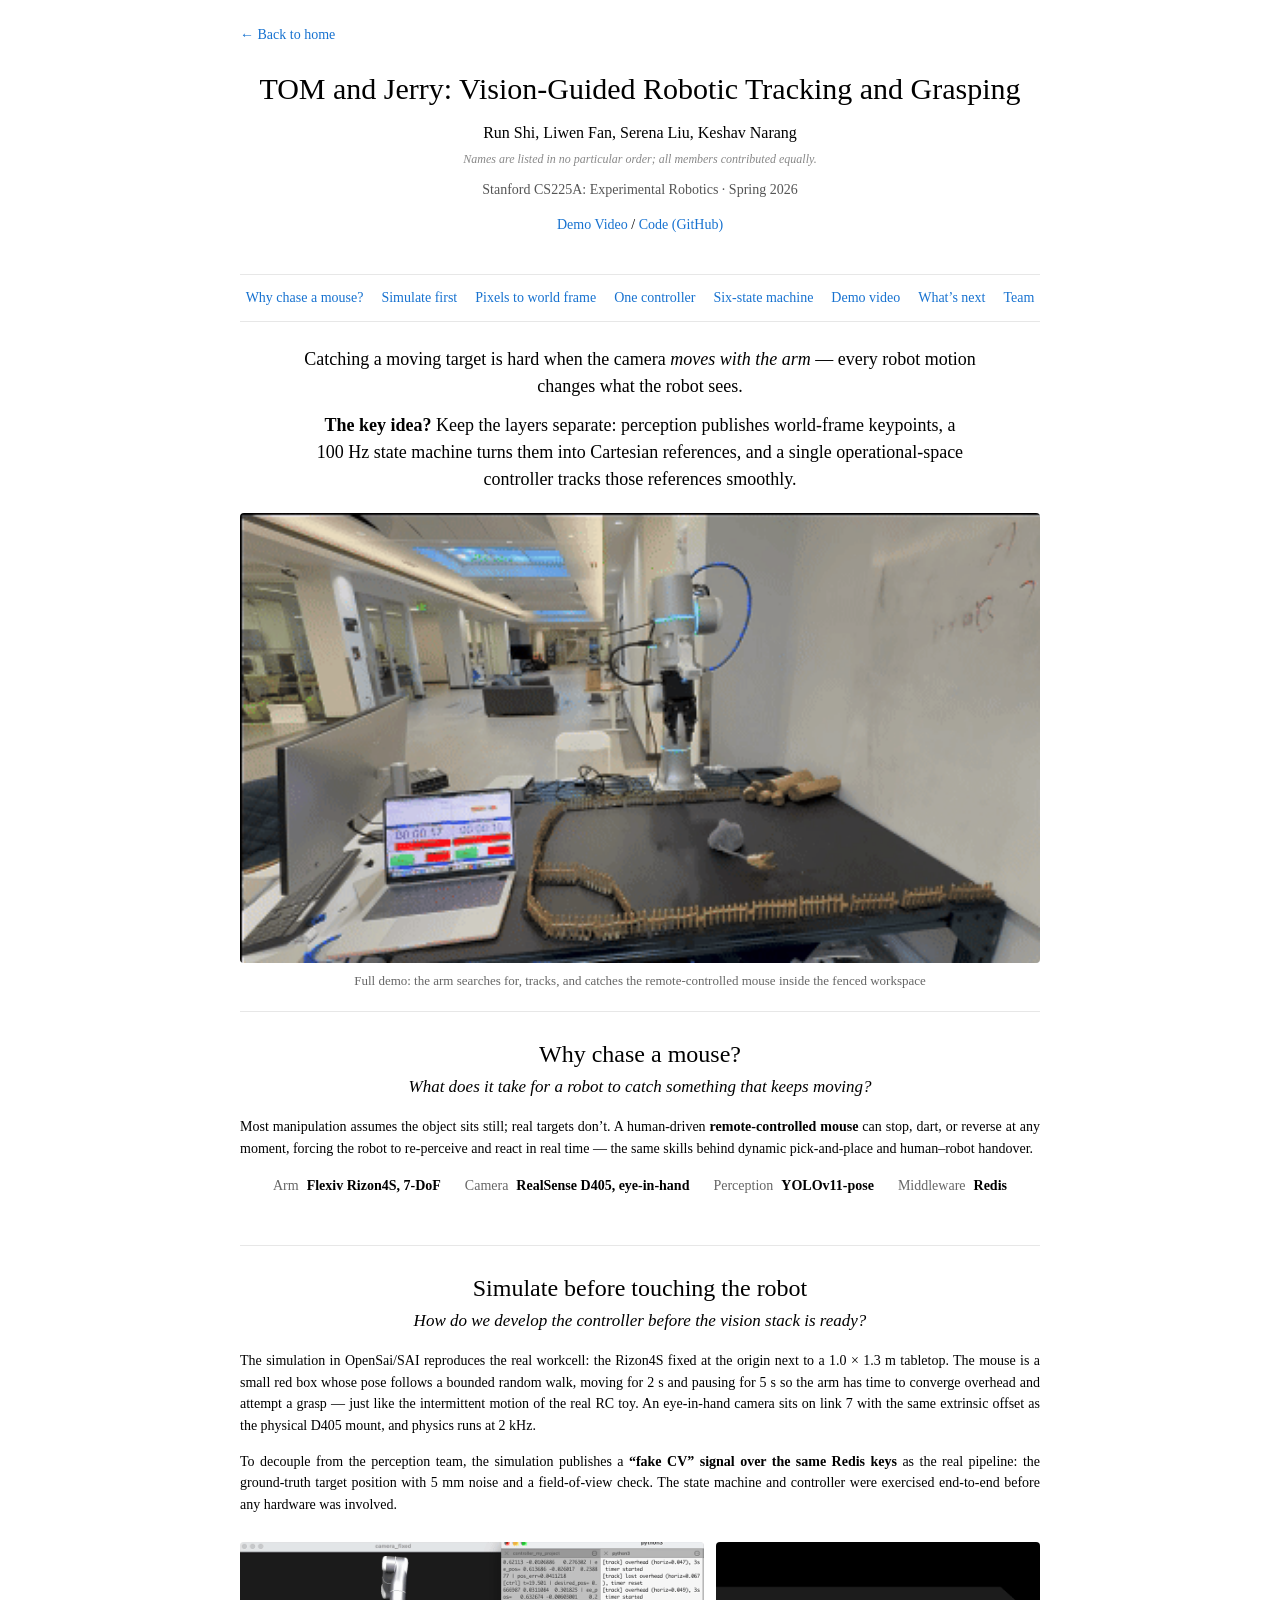
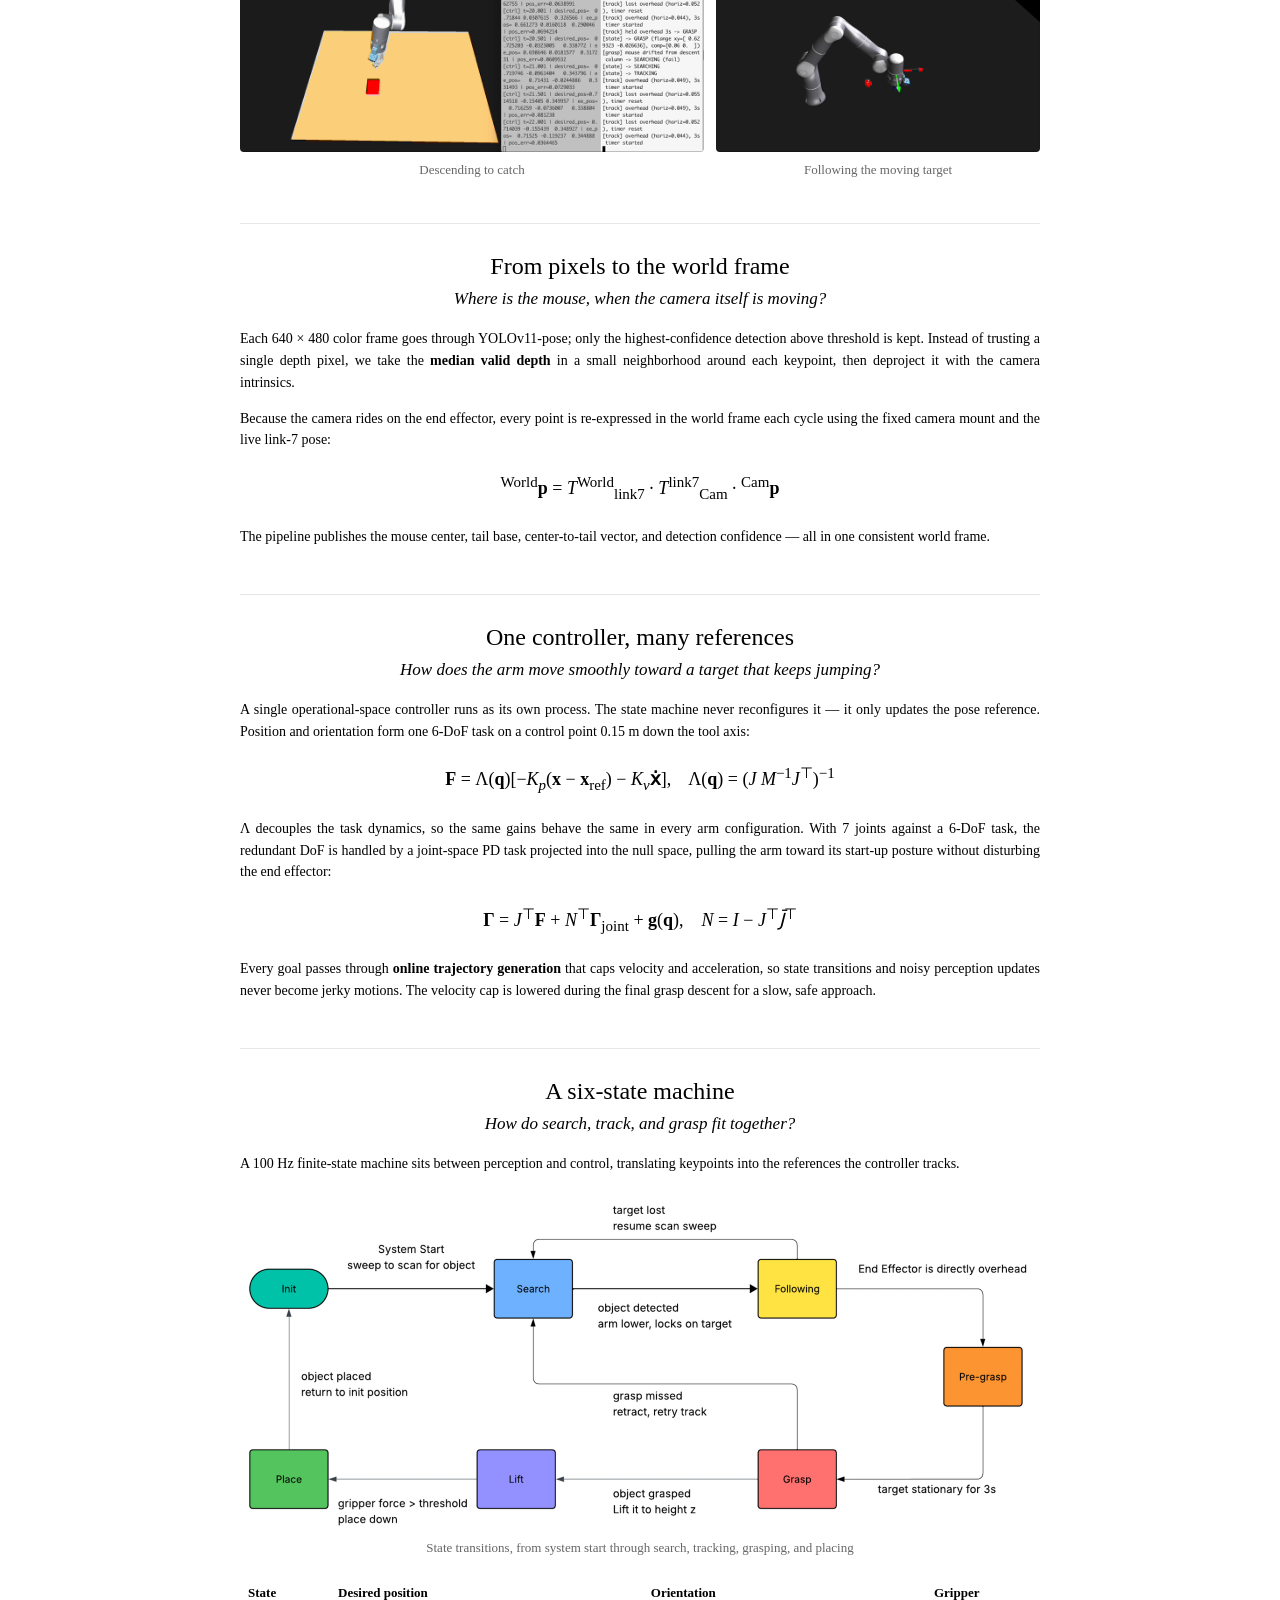
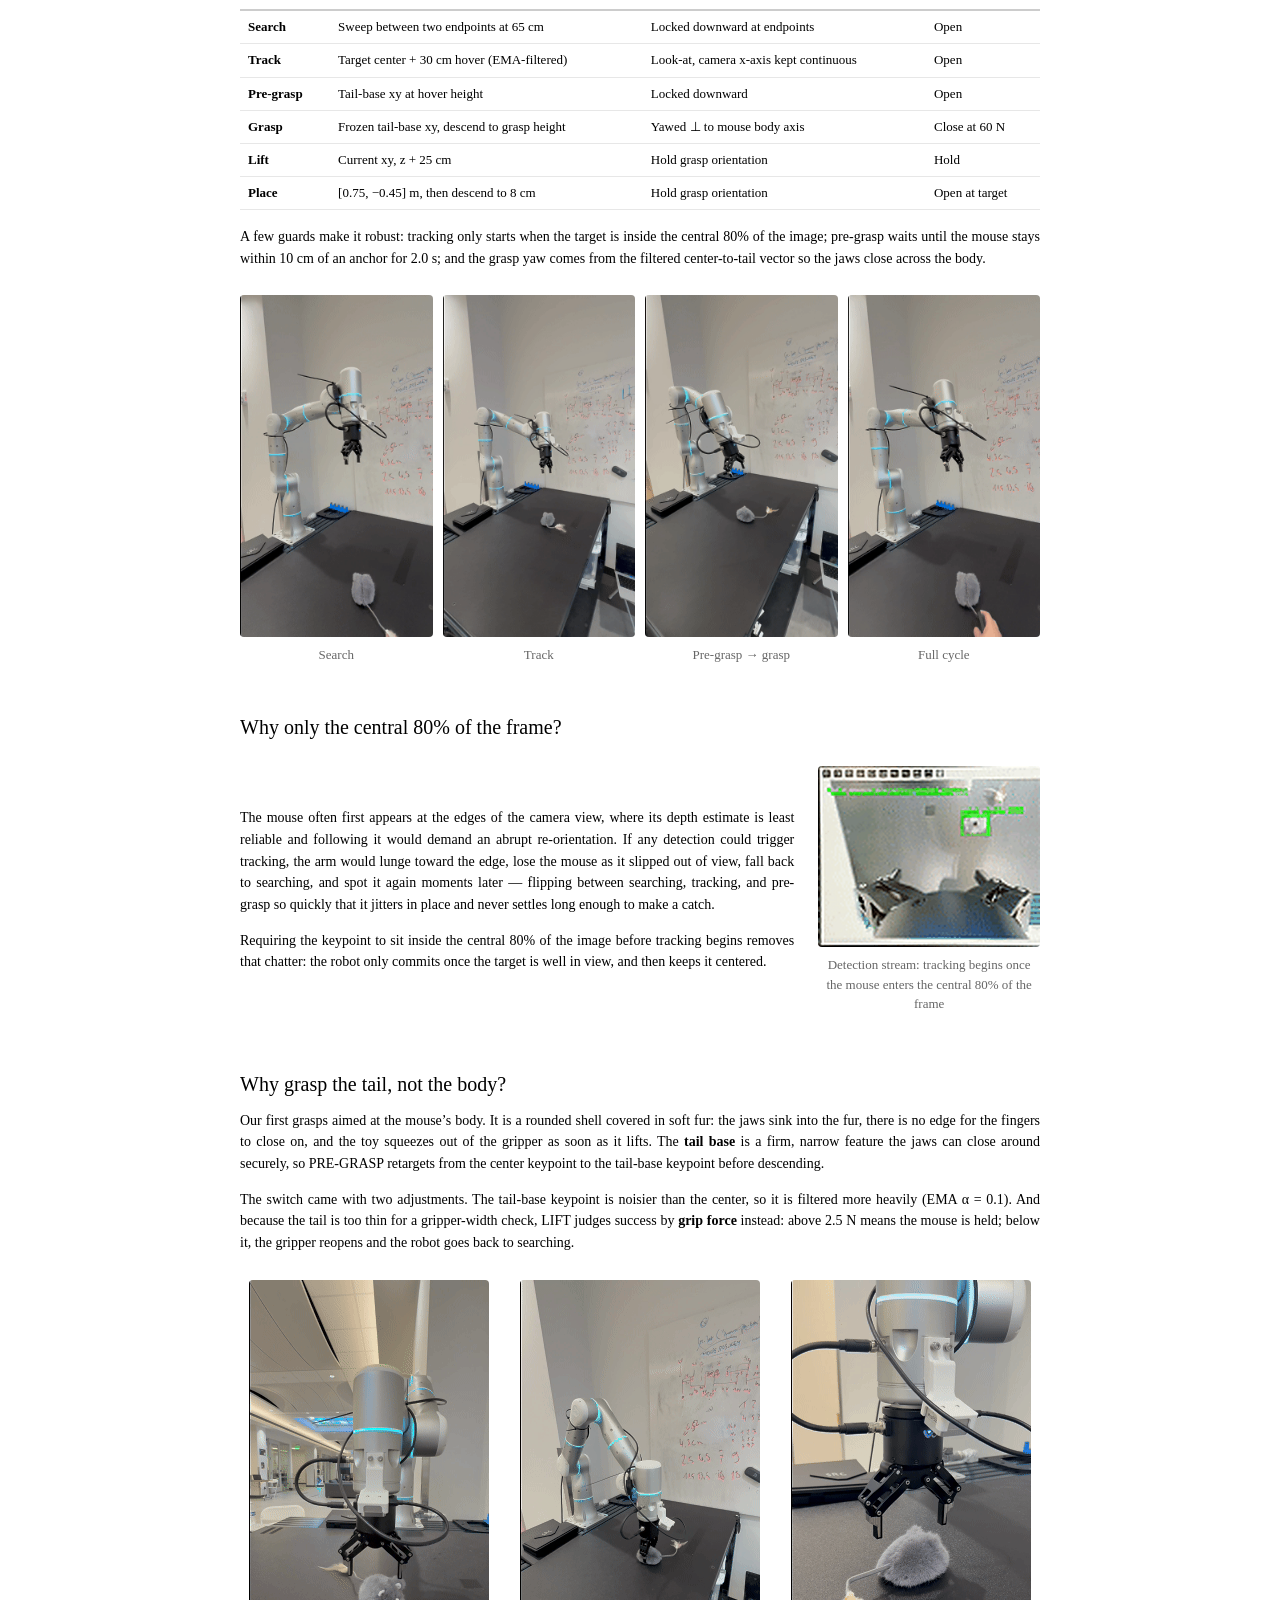
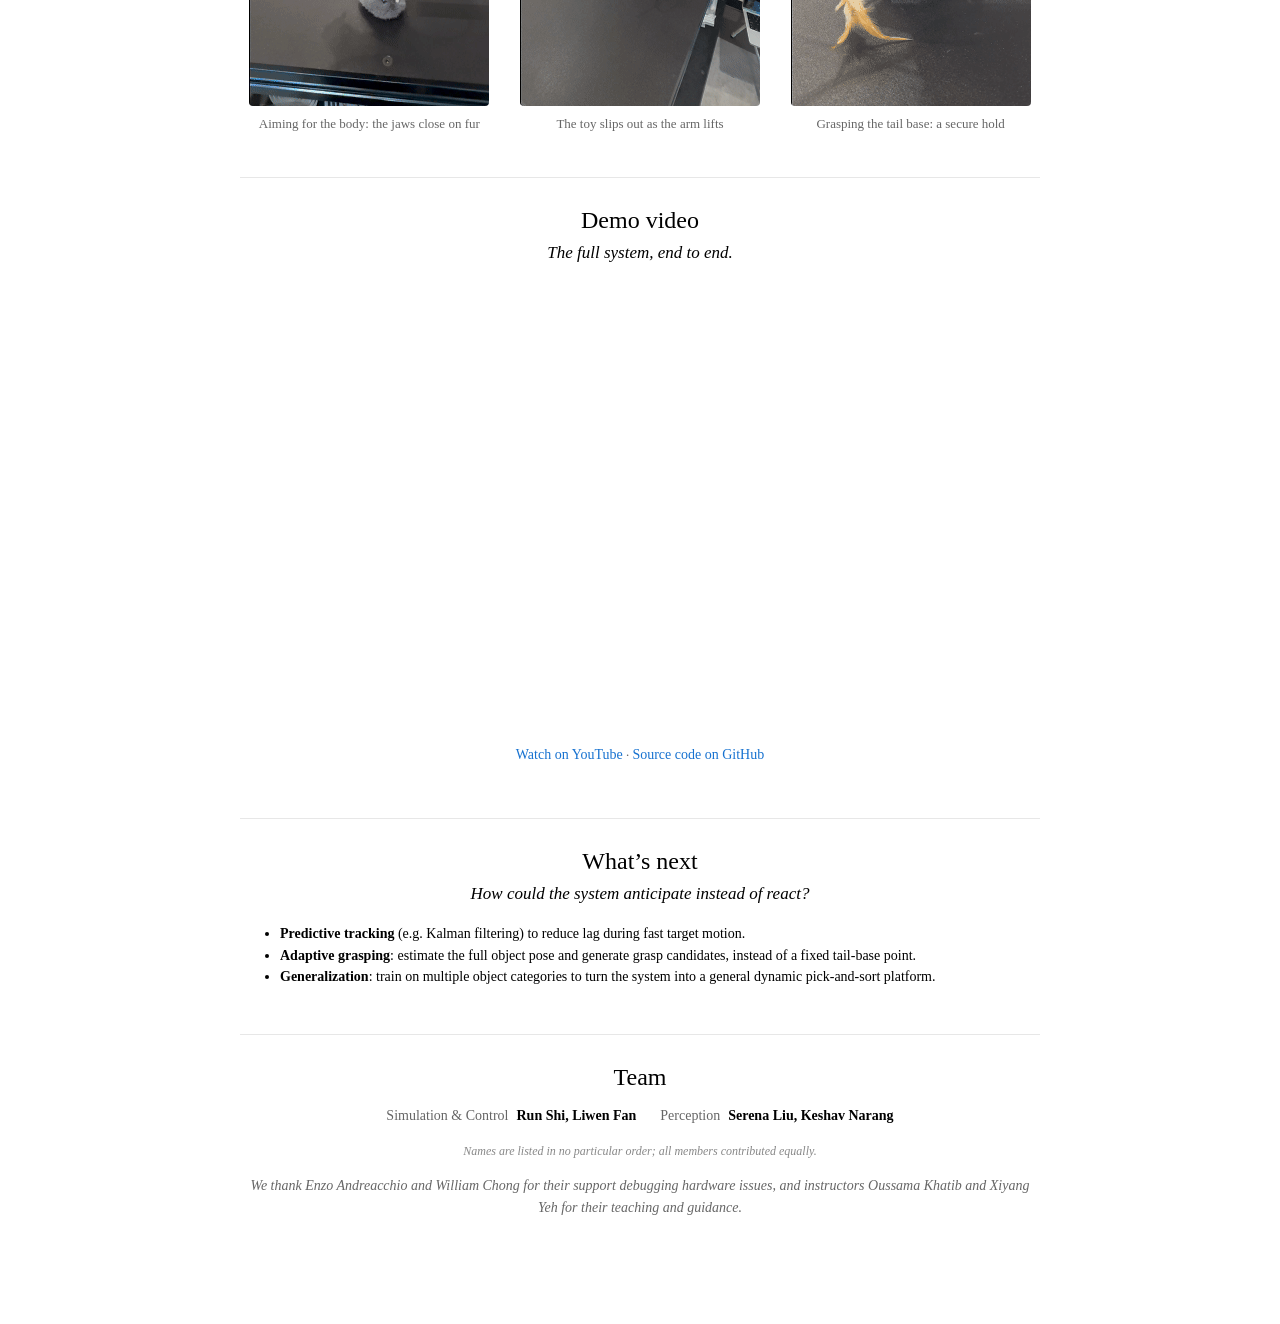
<file: projects/grasping.html>
<!DOCTYPE HTML>
<html lang="en">
  <head>
    <meta http-equiv="Content-Type" content="text/html; charset=UTF-8">

    <title>Vision-Guided Grasping | Run Shi</title>

    <meta name="author" content="Run Shi">
    <meta name="viewport" content="width=device-width, initial-scale=1">
    <link rel="stylesheet" type="text/css" href="../stylesheet.css">

  </head>

  <body>
    <!-- 图片都在 images/projects/grasping/，同名替换即可 -->
    <div class="pp">

      <p class="pp-back"><a href="../index.html">&larr; Back to home</a></p>

      <!-- ============ 标题 ============ -->
      <header class="pp-hero">
        <h1 class="pp-title">TOM and Jerry: Vision-Guided Robotic Tracking and Grasping</h1>
        <p class="pp-authors">Run Shi, Liwen Fan, Serena Liu, Keshav Narang</p>
        <p class="pp-note">Names are listed in no particular order; all members contributed equally.</p>
        <p class="pp-affil">Stanford CS225A: Experimental Robotics &middot; Spring 2026</p>
        <p class="pp-links">
          <a href="#demo">Demo Video</a> /
          <a href="https://github.com/liuyuhan-serena/CS225A-Project">Code (GitHub)</a>
        </p>
      </header>

      <!-- ============ 目录 ============ -->
      <ul class="pp-nav">
        <li><a href="#why">Why chase a mouse?</a></li>
        <li><a href="#sim">Simulate first</a></li>
        <li><a href="#perception">Pixels to world frame</a></li>
        <li><a href="#control">One controller</a></li>
        <li><a href="#fsm">Six-state machine</a></li>
        <li><a href="#demo">Demo video</a></li>
        <li><a href="#next">What&rsquo;s next</a></li>
        <li><a href="#team">Team</a></li>
      </ul>

      <!-- ============ 一句话总结 ============ -->
      <div class="pp-thesis">
        <p>Catching a moving target is hard when the camera <em>moves with the arm</em> &mdash; every robot motion changes what the robot sees.</p>
        <p><span class="pp-key">The key idea?</span> Keep the layers separate: perception publishes world-frame keypoints, a 100&nbsp;Hz state machine turns them into Cartesian references, and a single operational-space controller tracks those references smoothly.</p>
      </div>

      <figure class="pp-figure">
        <img src="../images/projects/grasping/newfencewhole.gif" alt="Full demo: the arm searching, tracking, and catching the mouse toy inside the fenced workspace" style="width:100%">
        <figcaption>Full demo: the arm searches for, tracks, and catches the remote-controlled mouse inside the fenced workspace</figcaption>
      </figure>

      <hr class="pp-sep">

      <!-- ============ 1. Why ============ -->
      <section id="why" class="pp-section">
        <h2 class="pp-section-title">Why chase a mouse?</h2>
        <p class="pp-question">What does it take for a robot to catch something that keeps moving?</p>
        <p>
          Most manipulation assumes the object sits still; real targets don&rsquo;t. A human-driven
          <strong>remote-controlled mouse</strong> can stop, dart, or reverse at any moment, forcing the robot to
          re-perceive and react in real time &mdash; the same skills behind dynamic pick-and-place and human&ndash;robot
          handover.
        </p>
        <div class="pp-result-row">
          <span class="pp-item"><span class="pp-k">Arm</span><span class="pp-v">Flexiv Rizon4S, 7-DoF</span></span>
          <span class="pp-item"><span class="pp-k">Camera</span><span class="pp-v">RealSense D405, eye-in-hand</span></span>
          <span class="pp-item"><span class="pp-k">Perception</span><span class="pp-v">YOLOv11-pose</span></span>
          <span class="pp-item"><span class="pp-k">Middleware</span><span class="pp-v">Redis</span></span>
        </div>
      </section>

      <hr class="pp-sep">

      <!-- ============ 2. Simulation ============ -->
      <section id="sim" class="pp-section">
        <h2 class="pp-section-title">Simulate before touching the robot</h2>
        <p class="pp-question">How do we develop the controller before the vision stack is ready?</p>
        <p>
          The simulation in OpenSai/SAI reproduces the real workcell: the Rizon4S fixed at the origin next to a
          1.0&nbsp;&times;&nbsp;1.3&nbsp;m tabletop. The mouse is a small red box whose pose follows a bounded random walk,
          moving for 2&nbsp;s and pausing for 5&nbsp;s so the arm has time to converge overhead and attempt a grasp &mdash;
          just like the intermittent motion of the real RC toy. An eye-in-hand camera sits on link&nbsp;7 with the same
          extrinsic offset as the physical D405 mount, and physics runs at 2&nbsp;kHz.
        </p>
        <p>
          To decouple from the perception team, the simulation publishes a <strong>&ldquo;fake CV&rdquo; signal over the
          same Redis keys</strong> as the real pipeline: the ground-truth target position with 5&nbsp;mm noise and a
          field-of-view check. The state machine and controller were exercised end-to-end before any hardware was
          involved.
        </p>
        <!-- 两张图同一行、等高：flex 值 = 各自宽高比（530:370） -->
        <div class="pp-row">
          <figure class="pp-figure" style="flex:530">
            <img src="../images/projects/grasping/sim-catch.gif" alt="Simulated catch" loading="lazy">
            <figcaption>Descending to catch</figcaption>
          </figure>
          <figure class="pp-figure" style="flex:370">
            <img src="../images/projects/grasping/following.gif" alt="Simulated arm following the target" loading="lazy">
            <figcaption>Following the moving target</figcaption>
          </figure>
        </div>
      </section>

      <hr class="pp-sep">

      <!-- ============ 3. Perception ============ -->
      <section id="perception" class="pp-section">
        <h2 class="pp-section-title">From pixels to the world frame</h2>
        <p class="pp-question">Where is the mouse, when the camera itself is moving?</p>
        <p>
          Each 640&nbsp;&times;&nbsp;480 color frame goes through YOLOv11-pose; only the highest-confidence detection above
          threshold is kept. Instead of trusting a single depth pixel, we take the <strong>median valid depth</strong>
          in a small neighborhood around each keypoint, then deproject it with the camera intrinsics.
        </p>
        <p>
          Because the camera rides on the end effector, every point is re-expressed in the world frame each cycle using
          the fixed camera mount and the live link-7 pose:
        </p>
        <p class="pp-equation"><sup>World</sup><strong>p</strong> = <em>T</em><sup>World</sup><sub>link7</sub> &middot; <em>T</em><sup>link7</sup><sub>Cam</sub> &middot; <sup>Cam</sup><strong>p</strong></p>
        <p>
          The pipeline publishes the mouse center, tail base, center-to-tail vector, and detection confidence &mdash; all
          in one consistent world frame.
        </p>
      </section>

      <hr class="pp-sep">

      <!-- ============ 4. Control ============ -->
      <section id="control" class="pp-section">
        <h2 class="pp-section-title">One controller, many references</h2>
        <p class="pp-question">How does the arm move smoothly toward a target that keeps jumping?</p>
        <p>
          A single operational-space controller runs as its own process. The state machine never reconfigures it &mdash;
          it only updates the pose reference. Position and orientation form one 6-DoF task on a control point 0.15&nbsp;m
          down the tool axis:
        </p>
        <p class="pp-equation"><strong>F</strong> = &Lambda;(<strong>q</strong>)[&minus;<em>K<sub>p</sub></em>(<strong>x</strong> &minus; <strong>x</strong><sub>ref</sub>) &minus; <em>K<sub>v</sub></em><strong>&#7819;</strong>], &nbsp;&nbsp; &Lambda;(<strong>q</strong>) = (<em>J M</em><sup>&minus;1</sup><em>J</em><sup>&#8868;</sup>)<sup>&minus;1</sup></p>
        <p>
          &Lambda; decouples the task dynamics, so the same gains behave the same in every arm configuration. With 7 joints
          against a 6-DoF task, the redundant DoF is handled by a joint-space PD task projected into the null space,
          pulling the arm toward its start-up posture without disturbing the end effector:
        </p>
        <p class="pp-equation"><strong>&Gamma;</strong> = <em>J</em><sup>&#8868;</sup><strong>F</strong> + <em>N</em><sup>&#8868;</sup><strong>&Gamma;</strong><sub>joint</sub> + <strong>g</strong>(<strong>q</strong>), &nbsp;&nbsp; <em>N</em> = <em>I</em> &minus; <em>J</em><sup>&#8868;</sup><em>J&#772;</em><sup>&#8868;</sup></p>
        <p>
          Every goal passes through <strong>online trajectory generation</strong> that caps velocity and acceleration, so
          state transitions and noisy perception updates never become jerky motions. The velocity cap is lowered during
          the final grasp descent for a slow, safe approach.
        </p>
      </section>

      <hr class="pp-sep">

      <!-- ============ 5. FSM ============ -->
      <section id="fsm" class="pp-section">
        <h2 class="pp-section-title">A six-state machine</h2>
        <p class="pp-question">How do search, track, and grasp fit together?</p>
        <p>
          A 100&nbsp;Hz finite-state machine sits between perception and control, translating keypoints into the
          references the controller tracks.
        </p>
        <figure class="pp-figure">
          <img src="../images/projects/grasping/state-machine.png" alt="Finite state machine: Init, Search, Following, Pre-grasp, Grasp, Lift, Place" loading="lazy" style="max-height:none">
          <figcaption>State transitions, from system start through search, tracking, grasping, and placing</figcaption>
        </figure>
        <div class="pp-table-wrap">
          <table class="pp-table">
            <thead>
              <tr><th>State</th><th>Desired position</th><th>Orientation</th><th>Gripper</th></tr>
            </thead>
            <tbody>
              <tr><td><strong>Search</strong></td><td>Sweep between two endpoints at 65&nbsp;cm</td><td>Locked downward at endpoints</td><td>Open</td></tr>
              <tr><td><strong>Track</strong></td><td>Target center + 30&nbsp;cm hover (EMA-filtered)</td><td>Look-at, camera x-axis kept continuous</td><td>Open</td></tr>
              <tr><td><strong>Pre-grasp</strong></td><td>Tail-base xy at hover height</td><td>Locked downward</td><td>Open</td></tr>
              <tr><td><strong>Grasp</strong></td><td>Frozen tail-base xy, descend to grasp height</td><td>Yawed &perp; to mouse body axis</td><td>Close at 60&nbsp;N</td></tr>
              <tr><td><strong>Lift</strong></td><td>Current xy, z + 25&nbsp;cm</td><td>Hold grasp orientation</td><td>Hold</td></tr>
              <tr><td><strong>Place</strong></td><td>[0.75, &minus;0.45]&nbsp;m, then descend to 8&nbsp;cm</td><td>Hold grasp orientation</td><td>Open at target</td></tr>
            </tbody>
          </table>
        </div>
        <p>
          A few guards make it robust: tracking only starts when the target is inside the central 80% of the image;
          pre-grasp waits until the mouse stays within 10&nbsp;cm of an anchor for 2.0&nbsp;s; and the grasp yaw comes from the
          filtered center-to-tail vector so the jaws close across the body.
        </p>
        <div class="pp-grid-4">
          <figure class="pp-figure">
            <img src="../images/projects/grasping/real-search.gif" alt="Search on the real arm" loading="lazy">
            <figcaption>Search</figcaption>
          </figure>
          <figure class="pp-figure">
            <img src="../images/projects/grasping/real-track.gif" alt="Tracking on the real arm" loading="lazy">
            <figcaption>Track</figcaption>
          </figure>
          <figure class="pp-figure">
            <img src="../images/projects/grasping/real-pregrasp.gif" alt="Pre-grasp and grasp on the real arm" loading="lazy">
            <figcaption>Pre-grasp &rarr; grasp</figcaption>
          </figure>
          <figure class="pp-figure">
            <img src="../images/projects/grasping/real-whole.gif" alt="Full cycle on the real arm" loading="lazy">
            <figcaption>Full cycle</figcaption>
          </figure>
        </div>

        <h3 class="pp-subtitle">Why only the central 80% of the frame?</h3>
        <!-- 左文右图 -->
        <div class="pp-split pp-split-wide-media">
          <div>
            <p>
              The mouse often first appears at the edges of the
              camera view, where its depth estimate is least reliable and following it would demand an abrupt
              re-orientation. If any detection could trigger tracking, the arm would lunge toward the edge, lose the
              mouse as it slipped out of view, fall back to searching, and spot it again moments later &mdash; flipping
              between searching, tracking, and pre-grasp so quickly that it jitters in place and never settles long
              enough to make a catch.
            </p>
            <p>
              Requiring the keypoint to sit inside the central 80% of the image before tracking begins removes that
              chatter: the robot only commits once the target is well in view, and then keeps it centered.
            </p>
          </div>
          <figure class="pp-figure">
            <img src="../images/projects/grasping/cv-80-detect-window.gif" alt="Detection window: the mouse is tracked once it enters the central region of the frame" loading="lazy">
            <figcaption>Detection stream: tracking begins once the mouse enters the central 80% of the frame</figcaption>
          </figure>
        </div>


        <h3 class="pp-subtitle">Why grasp the tail, not the body?</h3>
        <p>
          Our first grasps aimed at the mouse&rsquo;s body. It is a rounded shell covered in soft fur: the jaws sink into the
          fur, there is no edge for the fingers to close on, and the toy squeezes out of the gripper as soon as it lifts.
          The <strong>tail base</strong> is a firm, narrow feature the jaws can close around securely, so PRE-GRASP
          retargets from the center keypoint to the tail-base keypoint before descending.
        </p>
        <p>
          The switch came with two adjustments. The tail-base keypoint is noisier than the center, so it is filtered more
          heavily (EMA &alpha; = 0.1). And because the tail is too thin for a gripper-width check, LIFT judges success by
          <strong>grip force</strong> instead: above 2.5&nbsp;N means the mouse is held; below it, the gripper reopens and the
          robot goes back to searching.
        </p>
        <div class="pp-grid-3">
          <figure class="pp-figure">
            <img src="../images/projects/grasping/hairRobo.gif" alt="Gripper closing on the furry body" loading="lazy">
            <figcaption>Aiming for the body: the jaws close on fur</figcaption>
          </figure>
          <figure class="pp-figure">
            <img src="../images/projects/grasping/hairrobo-fail.gif" alt="The toy slipping out of the gripper" loading="lazy">
            <figcaption>The toy slips out as the arm lifts</figcaption>
          </figure>
          <figure class="pp-figure">
            <img src="../images/projects/grasping/tail-graspspeed1x.gif" alt="Successful grasp on the tail base" loading="lazy">
            <figcaption>Grasping the tail base: a secure hold</figcaption>
          </figure>
        </div>
      </section>

      <hr class="pp-sep">

      <!-- ============ Demo video ============ -->
      <section id="demo" class="pp-section">
        <h2 class="pp-section-title">Demo video</h2>
        <p class="pp-question">The full system, end to end.</p>
        <figure class="pp-figure">
          <div class="pp-video-wide">
            <iframe src="https://www.youtube.com/embed/fhD53k_bAAU" title="TOM and Jerry demo video" referrerpolicy="strict-origin-when-cross-origin" allow="encrypted-media; picture-in-picture" allowfullscreen loading="lazy"></iframe>
          </div>
          <figcaption>
            <a href="https://www.youtube.com/watch?v=fhD53k_bAAU">Watch on YouTube</a> &middot;
            <a href="https://github.com/liuyuhan-serena/CS225A-Project">Source code on GitHub</a>
          </figcaption>
        </figure>
      </section>

      <hr class="pp-sep">

      <!-- ============ 7. Next ============ -->
      <section id="next" class="pp-section">
        <h2 class="pp-section-title">What&rsquo;s next</h2>
        <p class="pp-question">How could the system anticipate instead of react?</p>
        <ul>
          <li><strong>Predictive tracking</strong> (e.g. Kalman filtering) to reduce lag during fast target motion.</li>
          <li><strong>Adaptive grasping</strong>: estimate the full object pose and generate grasp candidates, instead of a fixed tail-base point.</li>
          <li><strong>Generalization</strong>: train on multiple object categories to turn the system into a general dynamic pick-and-sort platform.</li>
        </ul>
      </section>

      <hr class="pp-sep">

      <!-- ============ 8. Team ============ -->
      <section id="team" class="pp-section">
        <h2 class="pp-section-title">Team</h2>
        <div class="pp-result-row">
          <span class="pp-item"><span class="pp-k">Simulation &amp; Control</span><span class="pp-v">Run Shi, Liwen Fan</span></span>
          <span class="pp-item"><span class="pp-k">Perception</span><span class="pp-v">Serena Liu, Keshav Narang</span></span>
        </div>
        <p class="pp-note">Names are listed in no particular order; all members contributed equally.</p>
        <p class="pp-caption-text">
          We thank Enzo Andreacchio and William Chong for their support debugging hardware issues, and instructors
          Oussama Khatib and Xiyang Yeh for their teaching and guidance.
        </p>
      </section>

    </div>
  </body>
</html>
</file>
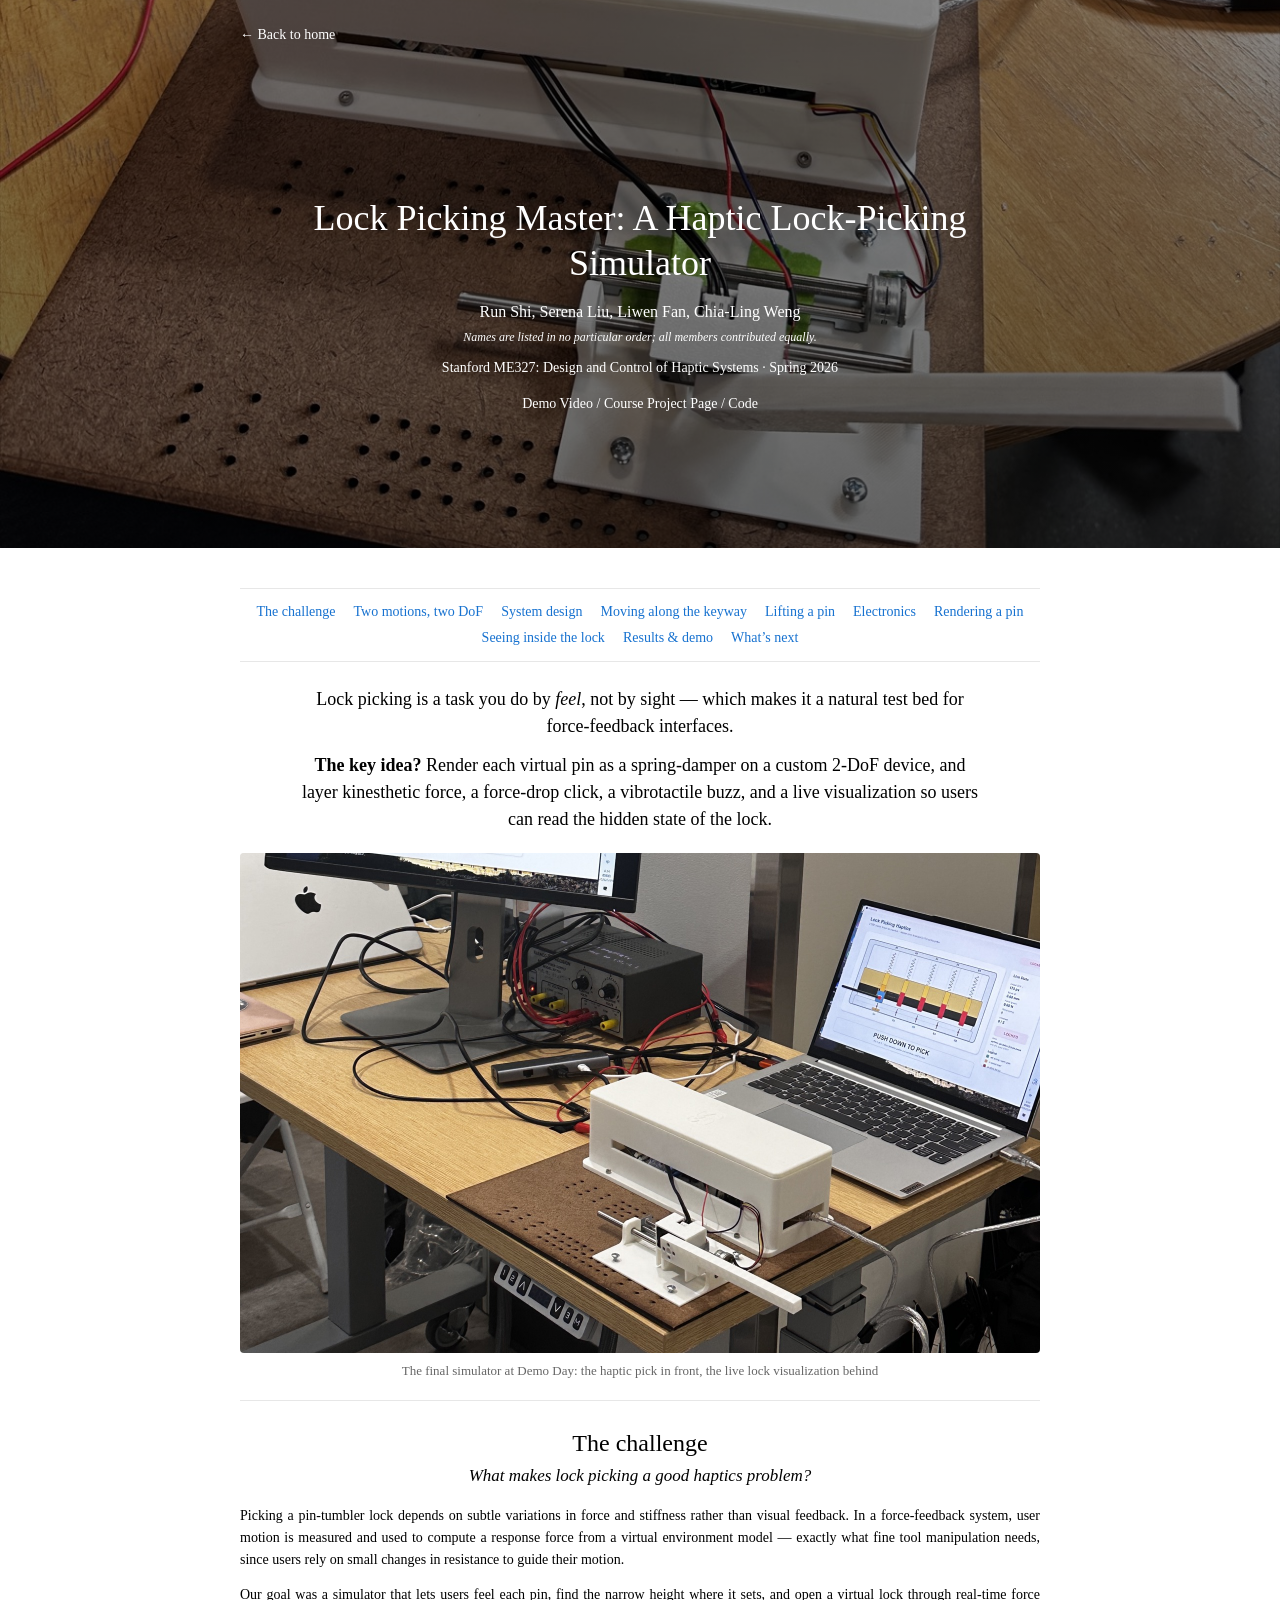
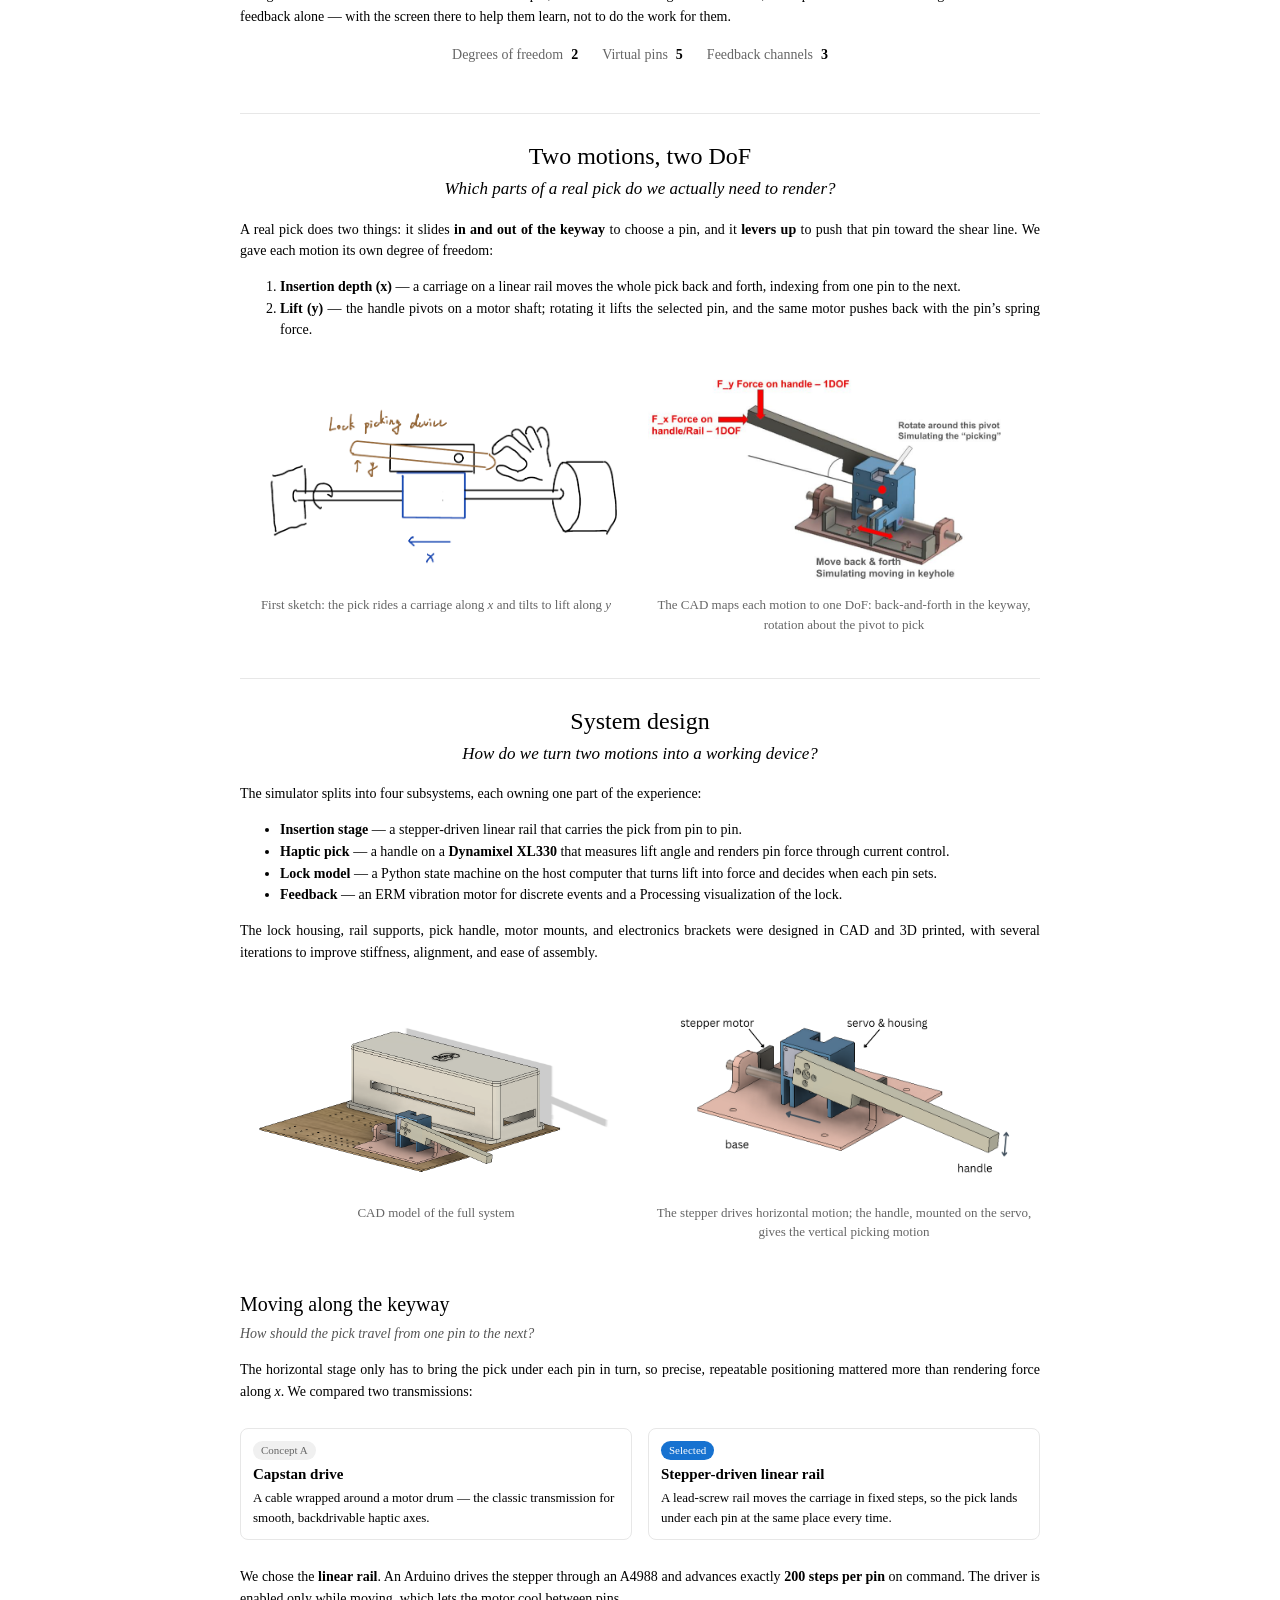
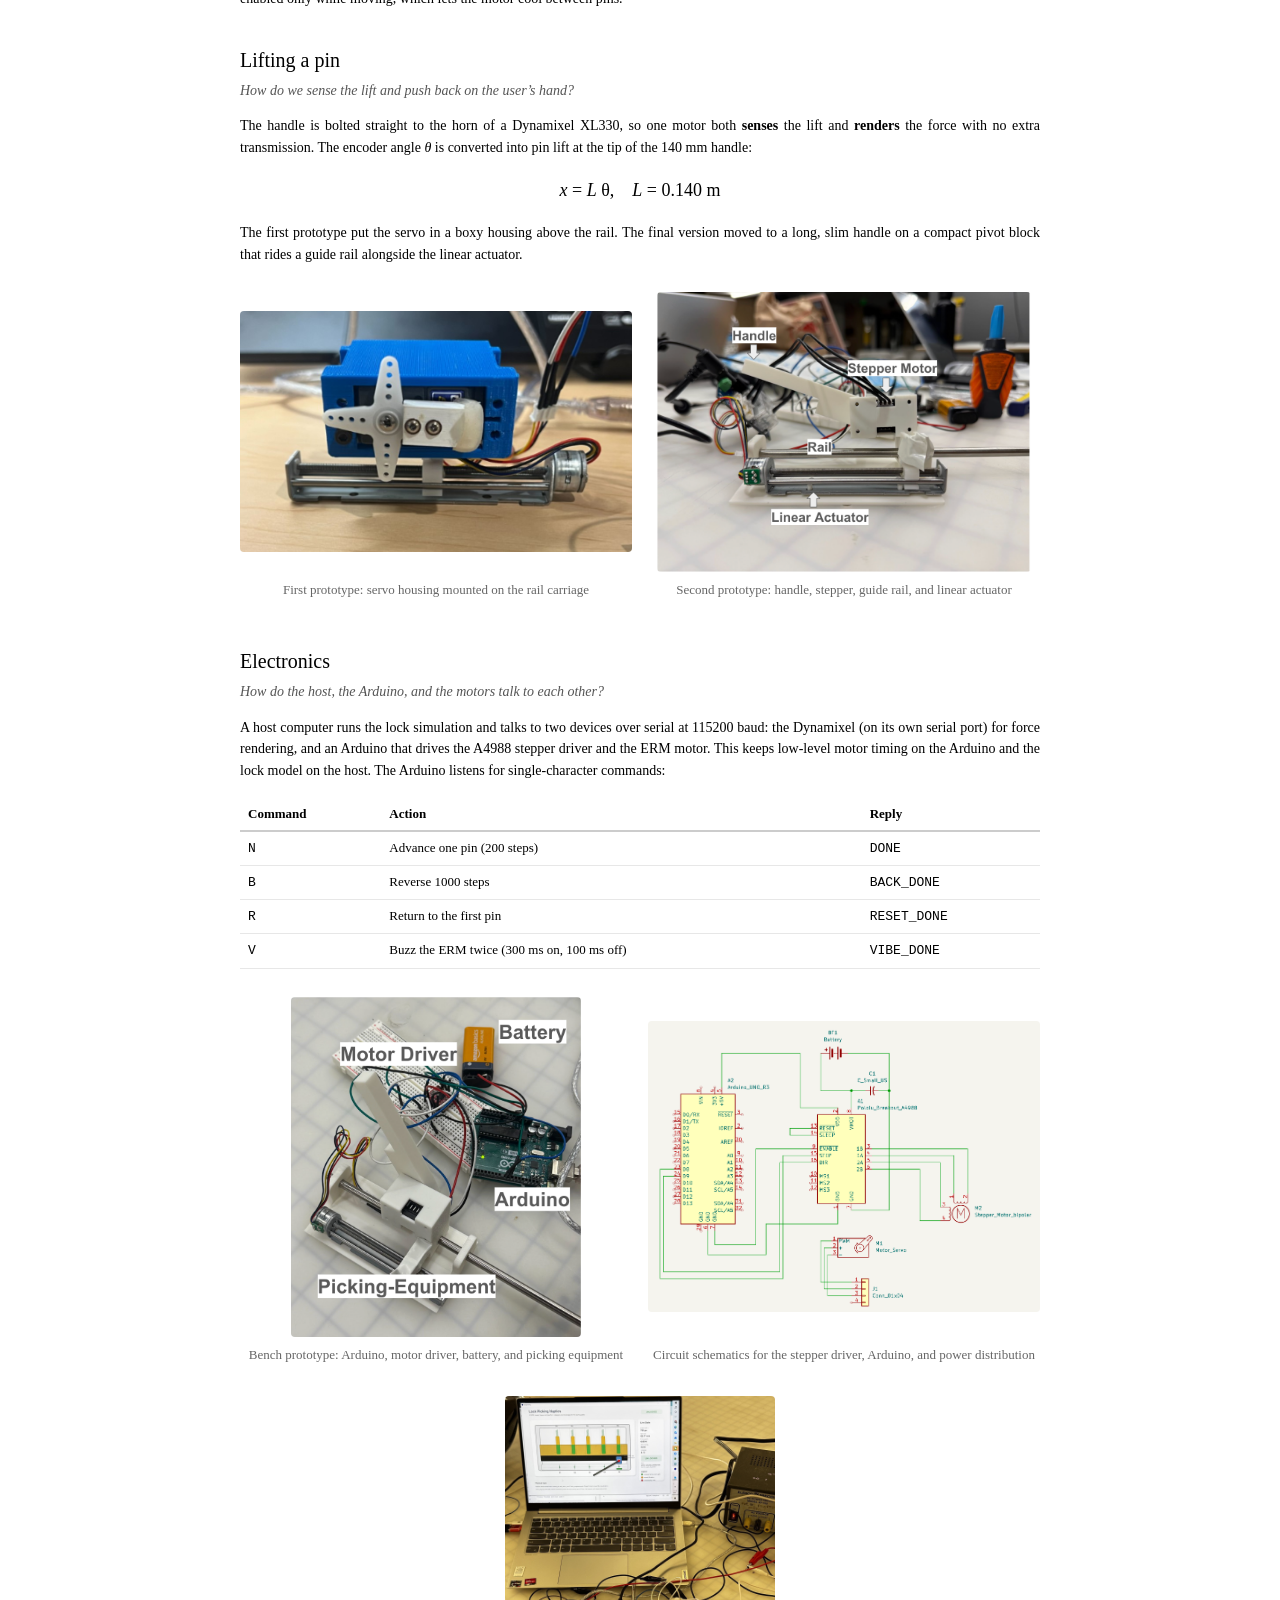
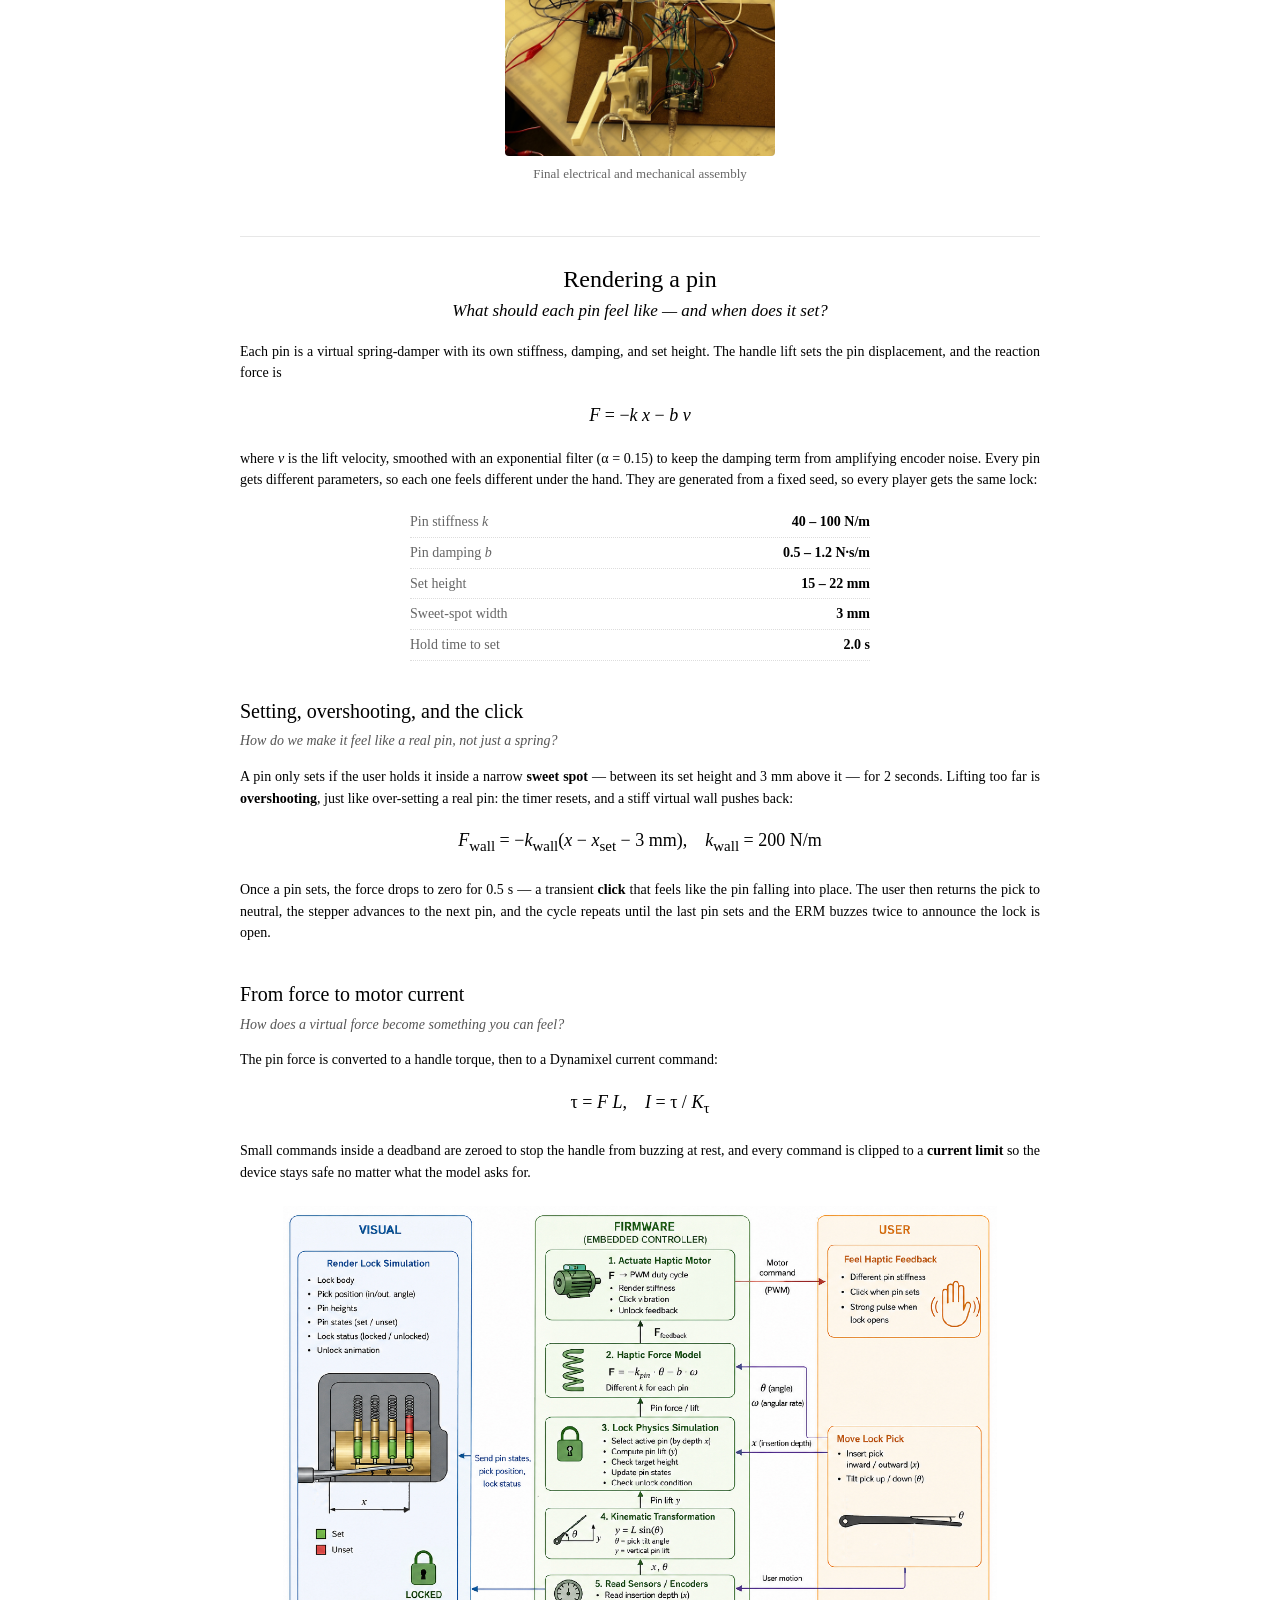
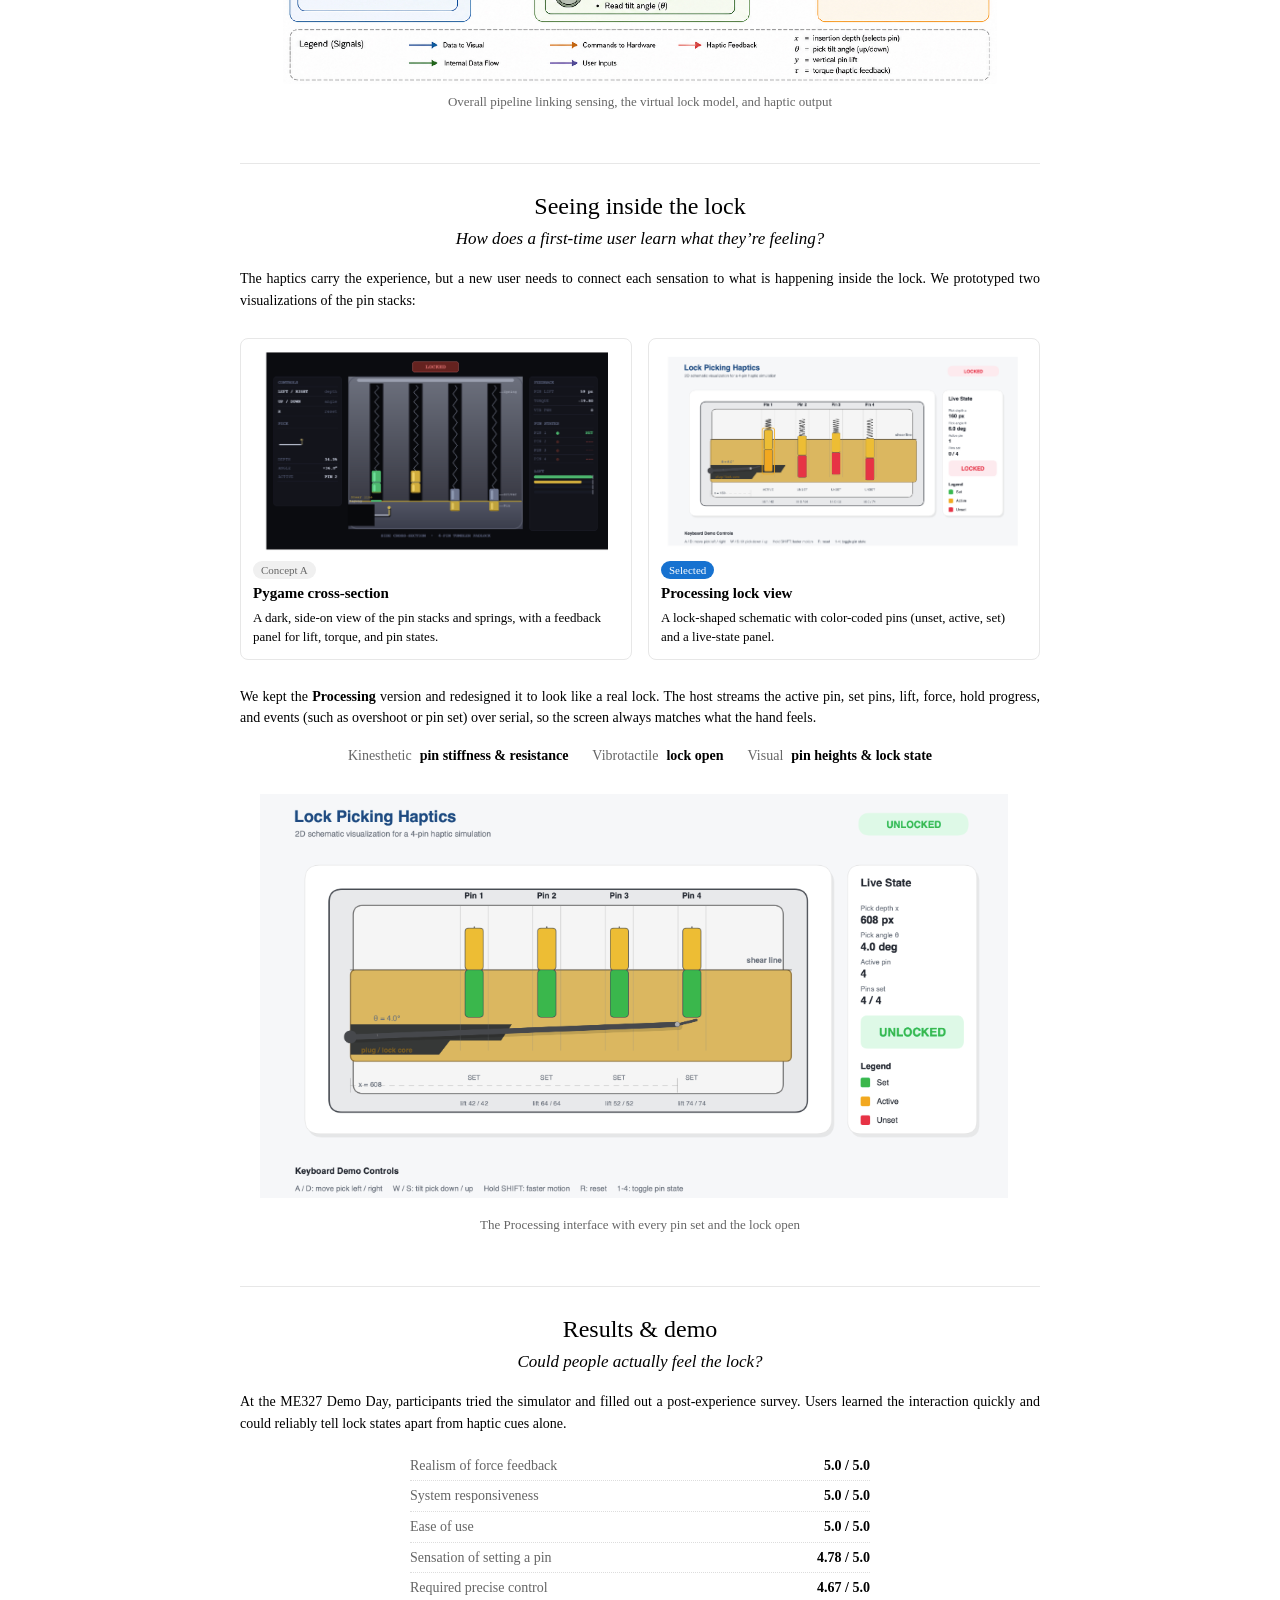
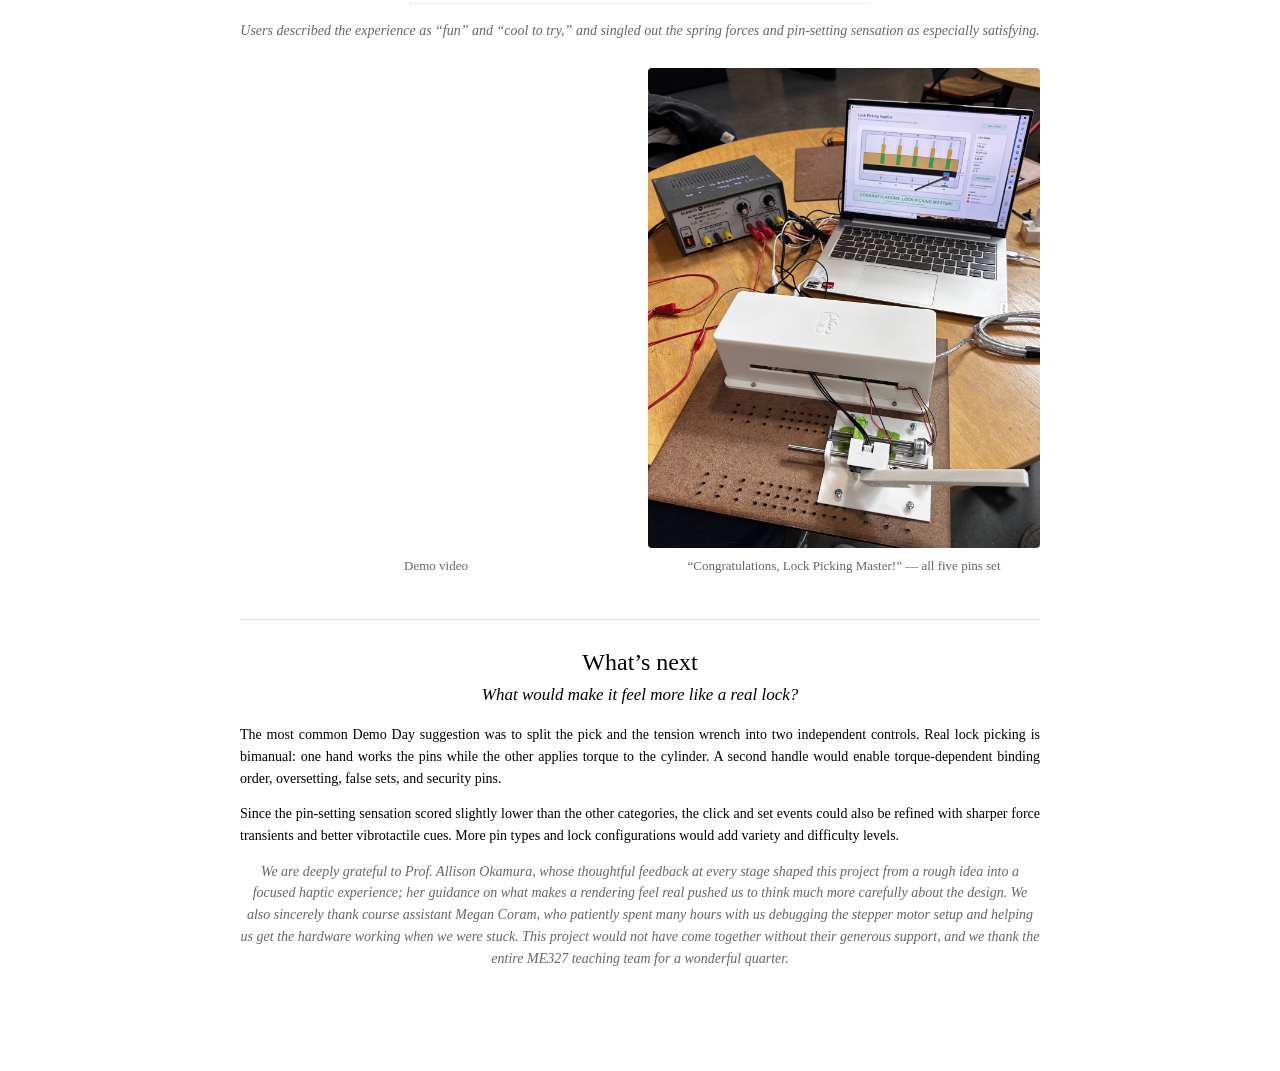
<file: projects/lockpicking.html>
<!DOCTYPE HTML>
<html lang="en">
  <head>
    <meta http-equiv="Content-Type" content="text/html; charset=UTF-8">

    <title>Lock Picking Master | Run Shi</title>

    <meta name="author" content="Run Shi">
    <meta name="viewport" content="width=device-width, initial-scale=1">
    <link rel="stylesheet" type="text/css" href="../stylesheet.css">

  </head>

  <body>
    <!-- Images live in images/projects/lockpicking/ -->

    <!-- ============ Title (background image) ============ -->
    <header class="pp-banner pp-banner-tall" style="background-image:url('../images/projects/lockpicking/title.jpg');background-position:center 92%">
      <div class="pp-banner-inner">
        <p class="pp-back"><a href="../index.html">&larr; Back to home</a></p>
        <h1 class="pp-title">Lock Picking Master: A Haptic Lock-Picking Simulator</h1>
        <p class="pp-authors">Run Shi, Serena Liu, Liwen Fan, Chia-Ling Weng</p>
        <p class="pp-note">Names are listed in no particular order; all members contributed equally.</p>
        <p class="pp-affil">Stanford ME327: Design and Control of Haptic Systems &middot; Spring 2026</p>
        <p>
          <a href="https://youtube.com/shorts/-TE6WEep_Y8">Demo Video</a> /
          <a href="https://charm.stanford.edu/ME327/2026-Group4">Course Project Page</a> /
          <a href="https://web.stanford.edu/group/charm/cgi-bin/pmwiki/uploads/Team4_Code">Code</a>
        </p>
      </div>
    </header>

    <div class="pp">

      <!-- ============ Contents ============ -->
      <ul class="pp-nav">
        <li><a href="#challenge">The challenge</a></li>
        <li><a href="#motion">Two motions, two DoF</a></li>
        <li><a href="#design">System design</a></li>
        <li><a href="#rail">Moving along the keyway</a></li>
        <li><a href="#lift">Lifting a pin</a></li>
        <li><a href="#electrical">Electronics</a></li>
        <li><a href="#render">Rendering a pin</a></li>
        <li><a href="#gui">Seeing inside the lock</a></li>
        <li><a href="#results">Results &amp; demo</a></li>
        <li><a href="#next">What&rsquo;s next</a></li>
      </ul>

      <!-- ============ One-line summary ============ -->
      <div class="pp-thesis">
        <p>Lock picking is a task you do by <em>feel</em>, not by sight &mdash; which makes it a natural test bed for force-feedback interfaces.</p>
        <p><span class="pp-key">The key idea?</span> Render each virtual pin as a spring-damper on a custom 2-DoF device, and layer kinesthetic force, a force-drop click, a vibrotactile buzz, and a live visualization so users can read the hidden state of the lock.</p>
      </div>

      <figure class="pp-figure">
        <img src="../images/projects/lockpicking/demo-day.jpg" alt="The simulator set up at ME327 Demo Day" style="width:100%;max-height:none;aspect-ratio:1.6 / 1;object-fit:cover;object-position:right 92%">
        <figcaption>The final simulator at Demo Day: the haptic pick in front, the live lock visualization behind</figcaption>
      </figure>

      <hr class="pp-sep">

      <!-- ============ 1. Challenge ============ -->
      <section id="challenge" class="pp-section">
        <h2 class="pp-section-title">The challenge</h2>
        <p class="pp-question">What makes lock picking a good haptics problem?</p>
        <p>
          Picking a pin-tumbler lock depends on subtle variations in force and stiffness rather than visual feedback.
          In a force-feedback system, user motion is measured and used to compute a response force from a virtual
          environment model &mdash; exactly what fine tool manipulation needs, since users rely on small changes in
          resistance to guide their motion.
        </p>
        <p>
          Our goal was a simulator that lets users feel each pin, find the narrow height where it sets, and open a
          virtual lock through real-time force feedback alone &mdash; with the screen there to help them learn, not to
          do the work for them.
        </p>
        <div class="pp-result-row">
          <span class="pp-item"><span class="pp-k">Degrees of freedom</span><span class="pp-v">2</span></span>
          <span class="pp-item"><span class="pp-k">Virtual pins</span><span class="pp-v">5</span></span>
          <span class="pp-item"><span class="pp-k">Feedback channels</span><span class="pp-v">3</span></span>
        </div>
      </section>

      <hr class="pp-sep">

      <!-- ============ 2. Motion ============ -->
      <section id="motion" class="pp-section">
        <h2 class="pp-section-title">Two motions, two DoF</h2>
        <p class="pp-question">Which parts of a real pick do we actually need to render?</p>
        <p>
          A real pick does two things: it slides <strong>in and out of the keyway</strong> to choose a pin, and it
          <strong>levers up</strong> to push that pin toward the shear line. We gave each motion its own degree of
          freedom:
        </p>
        <ol>
          <li><strong>Insertion depth (x)</strong> &mdash; a carriage on a linear rail moves the whole pick back and forth, indexing from one pin to the next.</li>
          <li><strong>Lift (y)</strong> &mdash; the handle pivots on a motor shaft; rotating it lifts the selected pin, and the same motor pushes back with the pin&rsquo;s spring force.</li>
        </ol>
        <div class="pp-grid">
          <figure class="pp-figure">
            <img src="../images/projects/lockpicking/sketch.png" alt="Early concept sketch of the lock picking device" loading="lazy">
            <figcaption>First sketch: the pick rides a carriage along <em>x</em> and tilts to lift along <em>y</em></figcaption>
          </figure>
          <figure class="pp-figure">
            <img src="../images/projects/lockpicking/cad-annotated.jpg" alt="Annotated CAD showing forces and motions" loading="lazy">
            <figcaption>The CAD maps each motion to one DoF: back-and-forth in the keyway, rotation about the pivot to pick</figcaption>
          </figure>
        </div>
      </section>

      <hr class="pp-sep">

      <!-- ============ 3. System design ============ -->
      <section id="design" class="pp-section">
        <h2 class="pp-section-title">System design</h2>
        <p class="pp-question">How do we turn two motions into a working device?</p>
        <p>The simulator splits into four subsystems, each owning one part of the experience:</p>
        <ul>
          <li><strong>Insertion stage</strong> &mdash; a stepper-driven linear rail that carries the pick from pin to pin.</li>
          <li><strong>Haptic pick</strong> &mdash; a handle on a <strong>Dynamixel XL330</strong> that measures lift angle and renders pin force through current control.</li>
          <li><strong>Lock model</strong> &mdash; a Python state machine on the host computer that turns lift into force and decides when each pin sets.</li>
          <li><strong>Feedback</strong> &mdash; an ERM vibration motor for discrete events and a Processing visualization of the lock.</li>
        </ul>
        <p>
          The lock housing, rail supports, pick handle, motor mounts, and electronics brackets were designed in CAD and
          3D printed, with several iterations to improve stiffness, alignment, and ease of assembly.
        </p>
        <div class="pp-grid">
          <figure class="pp-figure">
            <img src="../images/projects/lockpicking/cad-system.png" alt="CAD model of the full system" loading="lazy">
            <figcaption>CAD model of the full system</figcaption>
          </figure>
          <figure class="pp-figure">
            <img src="../images/projects/lockpicking/cad-mechanism.png" alt="Detailed CAD view of the picking mechanism" loading="lazy">
            <figcaption>The stepper drives horizontal motion; the handle, mounted on the servo, gives the vertical picking motion</figcaption>
          </figure>
        </div>

        <!-- ---- Rail ---- -->
        <h3 class="pp-subtitle" id="rail">Moving along the keyway</h3>
        <p class="pp-subquestion">How should the pick travel from one pin to the next?</p>
        <p>
          The horizontal stage only has to bring the pick under each pin in turn, so precise, repeatable positioning
          mattered more than rendering force along <em>x</em>. We compared two transmissions:
        </p>
        <div class="pp-grid">
          <figure class="pp-concept">
            <figcaption>
              <span class="pp-tag">Concept A</span>
              <strong>Capstan drive</strong>
              <span class="pp-pc">A cable wrapped around a motor drum &mdash; the classic transmission for smooth, backdrivable haptic axes.</span>
            </figcaption>
          </figure>
          <figure class="pp-concept">
            <figcaption>
              <span class="pp-tag pp-tag-kept">Selected</span>
              <strong>Stepper-driven linear rail</strong>
              <span class="pp-pc">A lead-screw rail moves the carriage in fixed steps, so the pick lands under each pin at the same place every time.</span>
            </figcaption>
          </figure>
        </div>
        <p>
          We chose the <strong>linear rail</strong>. An Arduino drives the stepper through an A4988 and advances exactly
          <strong>200 steps per pin</strong> on command. The driver is enabled only while moving, which lets the motor cool
          between pins.
        </p>

        <!-- ---- Lift ---- -->
        <h3 class="pp-subtitle" id="lift">Lifting a pin</h3>
        <p class="pp-subquestion">How do we sense the lift and push back on the user&rsquo;s hand?</p>
        <p>
          The handle is bolted straight to the horn of a Dynamixel XL330, so one motor both <strong>senses</strong> the
          lift and <strong>renders</strong> the force with no extra transmission. The encoder angle <em>&theta;</em> is
          converted into pin lift at the tip of the 140&nbsp;mm handle:
        </p>
        <p class="pp-equation"><em>x</em> = <em>L</em>&nbsp;&theta;, &nbsp;&nbsp; <em>L</em> = 0.140&nbsp;m</p>
        <p>
          The first prototype put the servo in a boxy housing above the rail. The final version moved to a long,
          slim handle on a compact pivot block that rides a guide rail alongside the linear actuator.
        </p>
        <div class="pp-grid">
          <figure class="pp-figure">
            <img src="../images/projects/lockpicking/prototype-early.jpg" alt="First prototype with servo housing on the rail" loading="lazy" style="max-height:280px">
            <figcaption>First prototype: servo housing mounted on the rail carriage</figcaption>
          </figure>
          <figure class="pp-figure">
            <img src="../images/projects/lockpicking/prototype-side.png" alt="Assembled second prototype with labels" loading="lazy" style="max-height:280px">
            <figcaption>Second prototype: handle, stepper, guide rail, and linear actuator</figcaption>
          </figure>
        </div>

        <!-- ---- Electronics ---- -->
        <h3 class="pp-subtitle" id="electrical">Electronics</h3>
        <p class="pp-subquestion">How do the host, the Arduino, and the motors talk to each other?</p>
        <p>
          A host computer runs the lock simulation and talks to two devices over serial at 115200&nbsp;baud: the Dynamixel
          (on its own serial port) for force rendering, and an Arduino that drives the A4988 stepper driver and the
          ERM motor. This keeps low-level motor timing on the Arduino and the lock model on the host. The Arduino listens
          for single-character commands:
        </p>
        <div class="pp-table-wrap">
          <table class="pp-table">
            <tr><th>Command</th><th>Action</th><th>Reply</th></tr>
            <tr><td><code>N</code></td><td>Advance one pin (200 steps)</td><td><code>DONE</code></td></tr>
            <tr><td><code>B</code></td><td>Reverse 1000 steps</td><td><code>BACK_DONE</code></td></tr>
            <tr><td><code>R</code></td><td>Return to the first pin</td><td><code>RESET_DONE</code></td></tr>
            <tr><td><code>V</code></td><td>Buzz the ERM twice (300&nbsp;ms on, 100&nbsp;ms off)</td><td><code>VIBE_DONE</code></td></tr>
          </table>
        </div>
        <div class="pp-grid">
          <figure class="pp-figure">
            <img src="../images/projects/lockpicking/prototype-boards.png" alt="Prototype with Arduino, motor driver, and battery" loading="lazy" style="max-height:340px">
            <figcaption>Bench prototype: Arduino, motor driver, battery, and picking equipment</figcaption>
          </figure>
          <figure class="pp-figure">
            <img src="../images/projects/lockpicking/schematics.png" alt="Circuit schematics" loading="lazy" style="max-height:340px">
            <figcaption>Circuit schematics for the stepper driver, Arduino, and power distribution</figcaption>
          </figure>
        </div>
        <figure class="pp-figure">
          <img src="../images/projects/lockpicking/hardware.jpg?v=2" alt="Final hardware assembly" loading="lazy" style="max-height:360px">
          <figcaption>Final electrical and mechanical assembly</figcaption>
        </figure>
      </section>

      <hr class="pp-sep">

      <!-- ============ 4. Rendering ============ -->
      <section id="render" class="pp-section">
        <h2 class="pp-section-title">Rendering a pin</h2>
        <p class="pp-question">What should each pin feel like &mdash; and when does it set?</p>
        <p>
          Each pin is a virtual spring-damper with its own stiffness, damping, and set height. The handle lift sets the
          pin displacement, and the reaction force is
        </p>
        <p class="pp-equation"><em>F</em> = &minus;<em>k x</em> &minus; <em>b v</em></p>
        <p>
          where <em>v</em> is the lift velocity, smoothed with an exponential filter (&alpha; = 0.15) to keep the damping
          term from amplifying encoder noise. Every pin gets different parameters, so each one feels different under the
          hand. They are generated from a fixed seed, so every player gets the same lock:
        </p>
        <ul class="pp-result-list">
          <li><span class="pp-k">Pin stiffness <em>k</em></span><span class="pp-v">40 &ndash; 100 N/m</span></li>
          <li><span class="pp-k">Pin damping <em>b</em></span><span class="pp-v">0.5 &ndash; 1.2 N&middot;s/m</span></li>
          <li><span class="pp-k">Set height</span><span class="pp-v">15 &ndash; 22 mm</span></li>
          <li><span class="pp-k">Sweet-spot width</span><span class="pp-v">3 mm</span></li>
          <li><span class="pp-k">Hold time to set</span><span class="pp-v">2.0 s</span></li>
        </ul>

        <h3 class="pp-subtitle">Setting, overshooting, and the click</h3>
        <p class="pp-subquestion">How do we make it feel like a real pin, not just a spring?</p>
        <p>
          A pin only sets if the user holds it inside a narrow <strong>sweet spot</strong> &mdash; between its set height
          and 3&nbsp;mm above it &mdash; for 2 seconds. Lifting too far is <strong>overshooting</strong>, just like
          over-setting a real pin: the timer resets, and a stiff virtual wall pushes back:
        </p>
        <p class="pp-equation"><em>F</em><sub>wall</sub> = &minus;<em>k</em><sub>wall</sub>(<em>x</em> &minus; <em>x</em><sub>set</sub> &minus; 3&nbsp;mm), &nbsp;&nbsp; <em>k</em><sub>wall</sub> = 200&nbsp;N/m</p>
        <p>
          Once a pin sets, the force drops to zero for 0.5&nbsp;s &mdash; a transient <strong>click</strong> that feels like
          the pin falling into place. The user then returns the pick to neutral, the stepper advances to the next pin, and
          the cycle repeats until the last pin sets and the ERM buzzes twice to announce the lock is open.
        </p>

        <h3 class="pp-subtitle">From force to motor current</h3>
        <p class="pp-subquestion">How does a virtual force become something you can feel?</p>
        <p>
          The pin force is converted to a handle torque, then to a Dynamixel current command:
        </p>
        <p class="pp-equation">&tau; = <em>F L</em>, &nbsp;&nbsp; <em>I</em> = &tau; / <em>K</em><sub>&tau;</sub></p>
        <p>
          Small commands inside a deadband are zeroed to stop the handle from buzzing at rest, and every command is clipped
          to a <strong>current limit</strong> so the device stays safe no matter what the model asks for.
        </p>
        <figure class="pp-figure">
          <img src="../images/projects/lockpicking/pipeline.png" alt="System pipeline" loading="lazy">
          <figcaption>Overall pipeline linking sensing, the virtual lock model, and haptic output</figcaption>
        </figure>
      </section>

      <hr class="pp-sep">

      <!-- ============ 5. GUI ============ -->
      <section id="gui" class="pp-section">
        <h2 class="pp-section-title">Seeing inside the lock</h2>
        <p class="pp-question">How does a first-time user learn what they&rsquo;re feeling?</p>
        <p>
          The haptics carry the experience, but a new user needs to connect each sensation to what is happening inside the
          lock. We prototyped two visualizations of the pin stacks:
        </p>
        <div class="pp-grid">
          <figure class="pp-concept">
            <img src="../images/projects/lockpicking/gui-pygame.png" alt="Pygame visualization" loading="lazy">
            <figcaption>
              <span class="pp-tag">Concept A</span>
              <strong>Pygame cross-section</strong>
              <span class="pp-pc">A dark, side-on view of the pin stacks and springs, with a feedback panel for lift, torque, and pin states.</span>
            </figcaption>
          </figure>
          <figure class="pp-concept">
            <img src="../images/projects/lockpicking/gui-processing.png" alt="Processing visualization" loading="lazy">
            <figcaption>
              <span class="pp-tag pp-tag-kept">Selected</span>
              <strong>Processing lock view</strong>
              <span class="pp-pc">A lock-shaped schematic with color-coded pins (unset, active, set) and a live-state panel.</span>
            </figcaption>
          </figure>
        </div>
        <p>
          We kept the <strong>Processing</strong> version and redesigned it to look like a real lock. The host streams the
          active pin, set pins, lift, force, hold progress, and events (such as overshoot or pin set) over serial, so the
          screen always matches what the hand feels.
        </p>
        <div class="pp-result-row">
          <span class="pp-item"><span class="pp-k">Kinesthetic</span><span class="pp-v">pin stiffness &amp; resistance</span></span>
          <span class="pp-item"><span class="pp-k">Vibrotactile</span><span class="pp-v">lock open</span></span>
          <span class="pp-item"><span class="pp-k">Visual</span><span class="pp-v">pin heights &amp; lock state</span></span>
        </div>
        <figure class="pp-figure">
          <img src="../images/projects/lockpicking/visualization.png" alt="Lock visualization with all pins set" loading="lazy">
          <figcaption>The Processing interface with every pin set and the lock open</figcaption>
        </figure>
      </section>

      <hr class="pp-sep">

      <!-- ============ 6. Results ============ -->
      <section id="results" class="pp-section">
        <h2 class="pp-section-title">Results &amp; demo</h2>
        <p class="pp-question">Could people actually feel the lock?</p>
        <p>
          At the ME327 Demo Day, participants tried the simulator and filled out a post-experience survey. Users
          learned the interaction quickly and could reliably tell lock states apart from haptic cues alone.
        </p>
        <ul class="pp-result-list">
          <li><span class="pp-k">Realism of force feedback</span><span class="pp-v">5.0 / 5.0</span></li>
          <li><span class="pp-k">System responsiveness</span><span class="pp-v">5.0 / 5.0</span></li>
          <li><span class="pp-k">Ease of use</span><span class="pp-v">5.0 / 5.0</span></li>
          <li><span class="pp-k">Sensation of setting a pin</span><span class="pp-v">4.78 / 5.0</span></li>
          <li><span class="pp-k">Required precise control</span><span class="pp-v">4.67 / 5.0</span></li>
        </ul>
        <p class="pp-caption-text">
          Users described the experience as &ldquo;fun&rdquo; and &ldquo;cool to try,&rdquo; and singled out the spring
          forces and pin-setting sensation as especially satisfying.
        </p>
        <div class="pp-grid">
          <figure class="pp-figure">
            <div class="pp-video" style="width:270px;max-width:100%;height:480px">
              <iframe src="https://www.youtube.com/embed/-TE6WEep_Y8" title="Lock Picking Master demo video" referrerpolicy="strict-origin-when-cross-origin" allow="encrypted-media; picture-in-picture" allowfullscreen loading="lazy"></iframe>
            </div>
            <figcaption>Demo video</figcaption>
          </figure>
          <figure class="pp-figure">
            <img src="../images/projects/lockpicking/title.jpg" alt="Lock opened at Demo Day" loading="lazy" style="height:480px;object-fit:cover">
            <figcaption>&ldquo;Congratulations, Lock Picking Master!&rdquo; &mdash; all five pins set</figcaption>
          </figure>
        </div>
      </section>

      <hr class="pp-sep">

      <!-- ============ 7. Next ============ -->
      <section id="next" class="pp-section">
        <h2 class="pp-section-title">What&rsquo;s next</h2>
        <p class="pp-question">What would make it feel more like a real lock?</p>
        <p>
          The most common Demo Day suggestion was to split the pick and the tension wrench into two independent
          controls. Real lock picking is bimanual: one hand works the pins while the other applies torque to the
          cylinder. A second handle would enable torque-dependent binding order, oversetting, false sets, and security
          pins.
        </p>
        <p>
          Since the pin-setting sensation scored slightly lower than the other categories, the click and set events
          could also be refined with sharper force transients and better vibrotactile cues. More pin types and lock
          configurations would add variety and difficulty levels.
        </p>
        <p class="pp-caption-text">
          We are deeply grateful to Prof. Allison Okamura, whose thoughtful feedback at every stage shaped this
          project from a rough idea into a focused haptic experience; her guidance on what makes a rendering feel
          real pushed us to think much more carefully about the design. We also sincerely thank course assistant
          Megan Coram, who patiently spent many hours with us debugging the stepper motor setup and helping us get
          the hardware working when we were stuck. This project would not have come together without their
          generous support, and we thank the entire ME327 teaching team for a wonderful quarter.
        </p>
      </section>

    </div>
  </body>
</html>
</file>
<file: stylesheet.css>
a {
  color: #1772d0;
  text-decoration: none;
}

a:focus,
a:hover {
  color: #f09228;
  text-decoration: none;
}

body,
td,
th,
tr,
p,
a {
  font-family: Palatino, 'Palatino Linotype', 'Book Antiqua', serif;
  font-size: 14px;
  line-height: 155%;
}

strong {
  font-family: Palatino, 'Palatino Linotype', 'Book Antiqua', serif;
  font-size: 14px;
}

h2 {
  margin: 0;
  font-weight: normal;
  font-family: Palatino, 'Palatino Linotype', 'Book Antiqua', serif;
  font-size: 18px;
}

.papertitle {
  font-family: Palatino, 'Palatino Linotype', 'Book Antiqua', serif;
  font-size: 14px;
  font-weight: 700;
}

.name {
  padding-top: 20px;
  margin: 0;
  font-family: Palatino, 'Palatino Linotype', 'Book Antiqua', serif;
  font-size: 32px;
}

.one {
  width: 160px;
  height: 160px;
  position: relative;
}

.two {
  width: 160px;
  height: 160px;
  position: absolute;
  transition: opacity .2s ease-in-out;
  -moz-transition: opacity .2s ease-in-out;
  -webkit-transition: opacity .2s ease-in-out;
}

.fade {
  transition: opacity .2s ease-in-out;
  -moz-transition: opacity .2s ease-in-out;
  -webkit-transition: opacity .2s ease-in-out;
}

span.highlight {
  background-color: #ffffd0;
}


.compact-list {
  margin-top: 10px;
  margin-bottom: 0;
}

.compact-list li {
  margin-bottom: 0.32rem;
}

/* ---- Project cards ---- */
#projects tr {
  position: relative;
  display: grid;
  grid-template-columns: 285px 1fr;
  align-items: start;
  margin: 0 16px 16px 16px;
  border: 1px solid #e7e7e7;
  border-radius: 8px;
  background: #fff;
  transition: transform 160ms ease, box-shadow 160ms ease, border-color 160ms ease;
}

#projects tr:hover {
  transform: translateY(-2px);
  border-color: #d0d0d0;
  box-shadow: 0 10px 24px rgba(0, 0, 0, 0.08);
}

#projects td {
  display: block;
}

#projects img {
  display: block;
  width: 100%;
  aspect-ratio: 4 / 3;
  object-fit: cover;
  border-radius: 4px;
  background: #f2f2f2;
}

/* 让整张卡片都可以点击 */
#projects .card-link::after {
  content: "";
  position: absolute;
  inset: 0;
}

/* 卡片里的其他链接（Project Page / Demo Video）浮在整卡链接之上，可以单独点 */
#projects td a:not(.card-link) {
  position: relative;
  z-index: 1;
}

#projects .card-links {
  margin-bottom: 0;
}

@media (max-width: 760px) {
  #projects tr {
    grid-template-columns: 1fr;
  }
}

/* ---- Internship 条目：左右两端对齐，和 CV 一样 ---- */
.entry {
  margin-top: 12px;
}

.entry-row {
  display: flex;
  justify-content: space-between;
  flex-wrap: wrap;
  gap: 0 12px;
}

.entry ul,
.patent-list {
  margin-top: 4px;
  margin-bottom: 0;
  padding-left: 20px;
}

.patent-list li {
  margin-bottom: 6px;
}

/* 全站正文两端对齐、统一行距（姓名、邮箱和链接行用行内样式保持居中） */
p,
li {
  text-align: justify;
  line-height: 155%;
}

/* ================= 项目详情页（参考 FBG Whisker 页的版式） ================= */
.pp {
  max-width: 800px;
  margin: 0 auto;
  padding: 24px 16px 60px;
}

.pp-back {
  margin: 0 0 8px;
}

.pp-hero {
  text-align: center;
  padding: 16px 0 8px;
}

.pp-title {
  font-family: Palatino, 'Palatino Linotype', 'Book Antiqua', serif;
  font-weight: normal;
  font-size: 30px;
  line-height: 1.25;
  margin: 0 0 14px;
}

.pp-hero p,
.pp-figure figcaption,
.pp-question,
.pp-caption-text,
.pp-equation,
.pp-thesis p {
  text-align: center;
}

.pp-authors {
  font-size: 16px;
  margin: 0 0 4px;
}

.pp-affil {
  color: #555;
  margin: 0 0 10px;
}

.pp-nav {
  list-style: none;
  display: flex;
  flex-wrap: wrap;
  justify-content: center;
  gap: 4px 18px;
  padding: 12px 0;
  margin: 16px 0 24px;
  border-top: 1px solid #e7e7e7;
  border-bottom: 1px solid #e7e7e7;
}

.pp-nav li {
  text-align: center;
}

.pp-thesis {
  margin: 0 auto 20px;
  max-width: 680px;
}

.pp-thesis p {
  font-size: 18px;
  line-height: 1.5;
  margin: 0 0 12px;
}

.pp-key {
  font-weight: 700;
}

.pp-sep {
  border: 0;
  border-top: 1px solid #e7e7e7;
  margin: 0;
}

.pp-section {
  padding: 32px 0;
}

.pp-section-title {
  font-size: 24px;
  text-align: center;
  margin-bottom: 8px;
}

.pp-question {
  font-style: italic;
  font-size: 17px;
  margin: 0 0 16px;
}

.pp-equation {
  font-size: 18px;
}

.pp-figure {
  margin: 20px 0;
}

.pp-figure img {
  display: block;
  width: auto;
  max-width: 100%;
  max-height: 480px;
  margin: 0 auto;
  border-radius: 4px;
  background: #f2f2f2;
}

.pp-figure figcaption {
  font-size: 13px;
  color: #666;
  margin-top: 8px;
  line-height: 1.5;
}

.pp-grid {
  display: grid;
  grid-template-columns: 1fr 1fr;
  gap: 16px;
  align-items: start;
}

.pp-grid .pp-figure {
  margin: 12px 0;
}

/* 竖屏视频（YouTube Shorts） */
.pp-video {
  position: relative;
  width: 100%;
  max-width: 320px;
  margin: 0 auto;
  aspect-ratio: 9 / 16;
}

.pp-video iframe {
  position: absolute;
  inset: 0;
  width: 100%;
  height: 100%;
  border: 0;
  border-radius: 4px;
}

.pp-result-row {
  display: flex;
  flex-wrap: wrap;
  justify-content: center;
  gap: 6px 24px;
  margin: 16px 0;
}

.pp-item {
  display: inline-flex;
  gap: 8px;
  align-items: baseline;
}

.pp-k {
  color: #666;
}

.pp-v {
  font-weight: 700;
}

.pp-result-list {
  list-style: none;
  padding: 0;
  margin: 16px auto;
  max-width: 460px;
}

.pp-result-list li {
  display: flex;
  justify-content: space-between;
  gap: 16px;
  padding: 4px 0;
  border-bottom: 1px dotted #ddd;
}

.pp-caption-text {
  font-style: italic;
  color: #666;
}

@media (max-width: 640px) {
  .pp-grid {
    grid-template-columns: 1fr;
  }
  .pp-title {
    font-size: 24px;
  }
}

/* 详情页：我的贡献框、三列图、表格、横屏视频 */
.pp-role {
  margin: 0 auto 24px;
  max-width: 680px;
  padding: 12px 18px;
  border-left: 3px solid #1772d0;
  background: #f6f8fb;
  border-radius: 4px;
}

.pp-role p {
  margin: 4px 0;
}

.pp-role ul {
  margin: 4px 0;
  padding-left: 20px;
}

.pp-grid-3 {
  display: grid;
  grid-template-columns: repeat(3, 1fr);
  gap: 12px;
  align-items: start;
}

.pp-grid-3 .pp-figure {
  margin: 12px 0;
}

.pp-table-wrap {
  overflow-x: auto;
  margin: 16px 0;
}

.pp-table {
  width: 100%;
  border-collapse: collapse;
  font-size: 13px;
}

.pp-table th,
.pp-table td {
  text-align: left;
  vertical-align: top;
  padding: 6px 8px;
  border-bottom: 1px solid #e7e7e7;
  font-size: 13px;
}

.pp-table th {
  border-bottom: 2px solid #ccc;
}

.pp-video-wide {
  position: relative;
  width: 100%;
  aspect-ratio: 16 / 9;
}

.pp-video-wide iframe {
  position: absolute;
  inset: 0;
  width: 100%;
  height: 100%;
  border: 0;
  border-radius: 4px;
}

@media (max-width: 640px) {
  .pp-grid-3 {
    grid-template-columns: 1fr;
  }
}

/* 详情页里加粗文字跟随所在行字号（否则会被上面 strong 的 14px 覆盖） */
.pp strong {
  font-size: inherit;
}

/* 作者顺序说明小字 */
.pp-note {
  font-size: 12px;
  color: #888;
  font-style: italic;
  margin: 0 0 10px;
  text-align: center;
}

/* 同一行等高的图：每个 figure 的 flex 值设成图片宽高比 */
.pp-row {
  display: flex;
  gap: 12px;
  align-items: flex-start;
}

.pp-row .pp-figure {
  margin: 12px 0;
  min-width: 0;
}

.pp-row .pp-figure img {
  width: 100%;
  max-height: none;
}

@media (max-width: 640px) {
  .pp-row {
    flex-direction: column;
  }
}

/* 左文右图 */
.pp-split {
  display: grid;
  grid-template-columns: 1fr 1fr;
  gap: 24px;
  align-items: center;
}

.pp-split .pp-figure img {
  width: 100%;
}

@media (max-width: 640px) {
  .pp-split {
    grid-template-columns: 1fr;
  }
}

/* 左文右图：文字占宽，图片窄一些（低分辨率 GIF 放小才不糊） */
.pp-split-wide-media {
  grid-template-columns: 5fr 2fr;
}

/* 节内小标题 */
.pp-subtitle {
  font-size: 18px;
  font-weight: normal;
  margin: 32px 0 8px;
}

@media (max-width: 640px) {
  .pp-split-wide-media {
    grid-template-columns: 1fr;
  }
}

/* 四张竖屏图一行 */
.pp-grid-4 {
  display: grid;
  grid-template-columns: repeat(4, 1fr);
  gap: 10px;
  align-items: start;
}

.pp-grid-4 .pp-figure {
  margin: 12px 0;
}

@media (max-width: 640px) {
  .pp-grid-4 {
    grid-template-columns: repeat(2, 1fr);
  }
}

/* 设计方案卡片：草图 + 标签 + 优缺点 */
.pp-concept {
  margin: 12px 0;
  padding: 12px;
  border: 1px solid #e7e7e7;
  border-radius: 8px;
  background: #fff;
}

.pp-concept img {
  display: block;
  width: 100%;
  height: 200px;
  object-fit: contain;
  margin-bottom: 10px;
}

.pp-concept figcaption {
  display: flex;
  flex-direction: column;
  gap: 3px;
  font-size: 13px;
  line-height: 1.5;
}

.pp-concept strong {
  font-size: 15px;
}

.pp-tag {
  align-self: flex-start;
  font-size: 11px;
  color: #666;
  background: #f0f0f0;
  border-radius: 10px;
  padding: 1px 8px;
}

.pp-tag-kept {
  color: #fff;
  background: #1772d0;
}

.pp-pro {
  color: #2e7d32;
  font-weight: 700;
}

.pp-con {
  color: #c62828;
  font-weight: 700;
}

/* 详情页顶部背景图标题 */
.pp-banner {
  position: relative;
  background-size: cover;
  background-color: #333;
  color: #fff;
}

.pp-banner::before {
  content: "";
  position: absolute;
  inset: 0;
  background: linear-gradient(rgba(0, 0, 0, 0.45), rgba(0, 0, 0, 0.6));
}

.pp-banner-inner {
  position: relative;
  max-width: 800px;
  margin: 0 auto;
  padding: 24px 16px 72px;
  text-align: center;
}

.pp-banner .pp-back {
  text-align: left;
  margin-bottom: 64px;
}

.pp-banner a,
.pp-banner .pp-affil,
.pp-banner .pp-note {
  color: #fff;
}

.pp-banner .pp-title {
  font-size: 36px;
  margin-top: 0;
}

.pp-banner p {
  text-align: center;
}

.pp-banner-inner {
  padding-bottom: 180px;
}

/* 小节下的小小标题 & 提问 */
.pp-subtitle {
  font-size: 20px;
  margin-top: 40px;
}

.pp-subquestion {
  font-style: italic;
  color: #555;
  margin: 0 0 12px;
  text-align: left;
}

.pp-subsubtitle {
  font-size: 16px;
  font-weight: normal;
  margin: 24px 0 8px;
}

/* 同一行图片高度不同时，图片题注顶端对齐在同一高度（subgrid：图片一行、题注一行） */
.pp-grid > .pp-figure,
.pp-grid-3 > .pp-figure,
.pp-grid-4 > .pp-figure {
  display: grid;
  grid-row: span 2;
  grid-template-rows: subgrid;
  row-gap: 8px;
}

.pp-grid > .pp-figure > img,
.pp-grid-3 > .pp-figure > img,
.pp-grid-4 > .pp-figure > img,
.pp-grid > .pp-figure > .pp-video,
.pp-grid > .pp-figure > .pp-video-wide {
  align-self: center;
}

.pp-grid > .pp-figure > figcaption,
.pp-grid-3 > .pp-figure > figcaption,
.pp-grid-4 > .pp-figure > figcaption {
  margin-top: 0;
}

/* 背景图标题：文字整体往下放 */
.pp-banner-tall .pp-back {
  margin-bottom: 150px;
}

.pp-banner-tall .pp-banner-inner {
  padding-bottom: 120px;
}

/* 方案卡片里个别草图缩小显示（卡片大小不变） */
.pp-concept img.pp-concept-sm {
  padding: 18px 36px;
  box-sizing: border-box;
}

/* 同一行的方案卡片等高 */
.pp-grid,
.pp-grid-3,
.pp-grid-4 {
  align-items: stretch;
}

/* ================= Additions for this site ================= */
body {
  margin: 0;
}

table.page {
  width: 100%;
  max-width: 800px;
  border: 0;
  border-spacing: 0;
  border-collapse: separate;
  margin-right: auto;
  margin-left: auto;
}

table.block {
  width: 100%;
  border: 0;
  border-spacing: 0;
  border-collapse: separate;
}

td.section {
  padding: 16px;
  width: 100%;
  vertical-align: middle;
}

.portrait {
  width: 100%;
  max-width: 100%;
  aspect-ratio: 1 / 1;
  object-fit: cover;
}

@media (max-width: 600px) {
  .intro tr {
    display: flex;
    flex-direction: column-reverse;
  }
  .intro td {
    width: auto !important;
  }
  .intro .portrait {
    max-width: 200px;
    display: block;
    margin: 0 auto;
  }
}

#projects td {
  padding: 20px;
  vertical-align: top;
}

#projects video {
  display: block;
  width: 100%;
  aspect-ratio: 4 / 3;
  object-fit: cover;
  border-radius: 4px;
  background: #f2f2f2;
}

.award {
  color: #b26a00;
}

.pp-figure video {
  display: block;
  width: 100%;
  max-height: 480px;
  margin: 0 auto;
  border-radius: 4px;
  background: #f2f2f2;
}

.pp-award {
  text-align: center;
  font-weight: 700;
  color: #b26a00;
}
</file>
